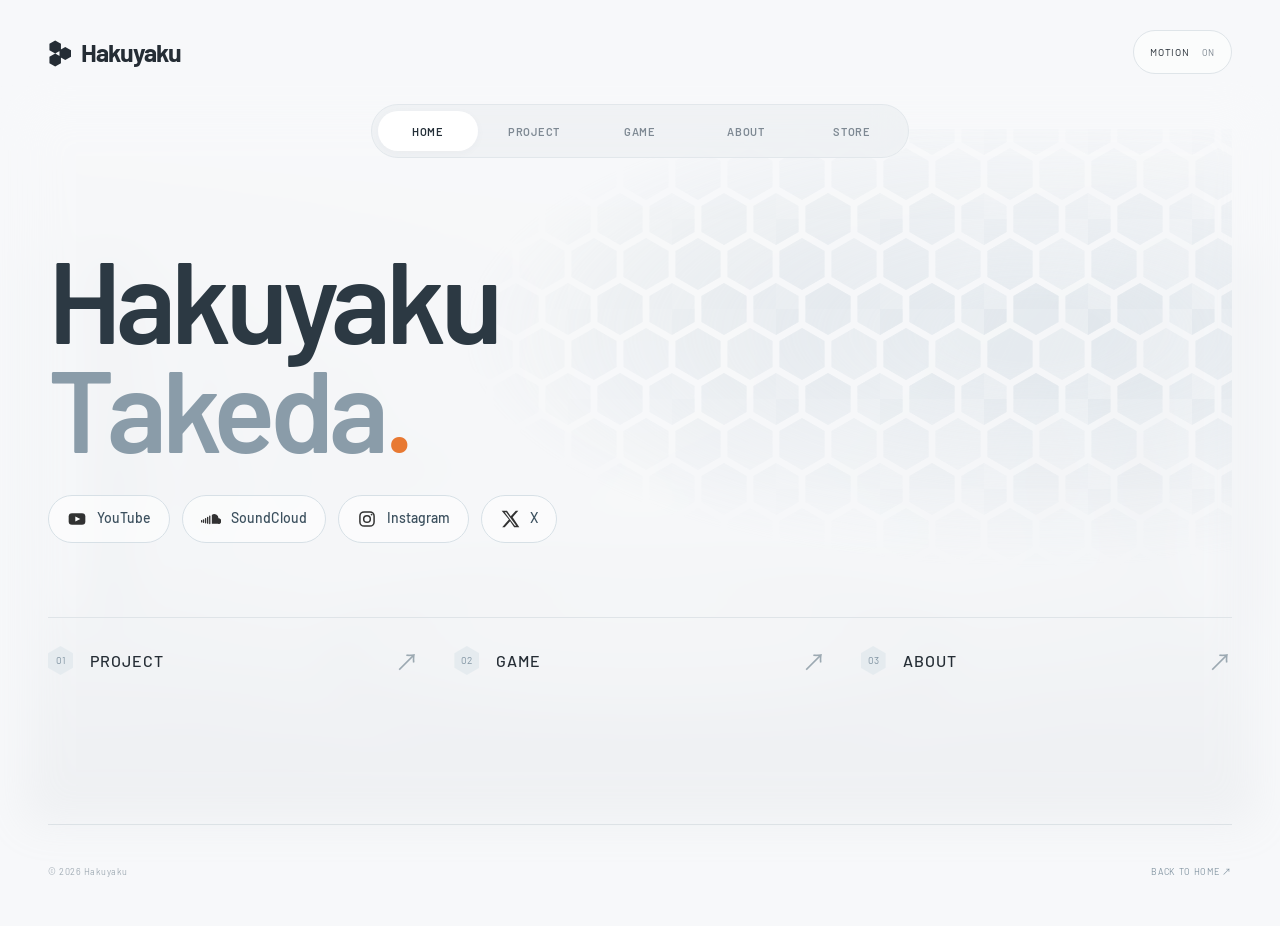
<file: index.html>
<!doctype html><html lang="ja"><head><meta charset="utf-8"><meta name="viewport" content="width=device-width,initial-scale=1"><meta name="theme-color" content="#f7f8fa"><title>Hakuyaku</title><meta name="description" content="竹田伯約の個人サイト。プロジェクト、ブラウザゲーム、プロフィール。"><link rel="stylesheet" href="style.css?v=center14"></head><body>
<a class="skip" href="#content">本文へ移動</a>
<div class="site-shell"><header class="system-header"><a href="#home" class="brand"><svg class="brand-mark" viewBox="0 0 32 38" aria-hidden="true"><path d="M10 1 18 5.5V14.5L10 19 2 14.5V5.5ZM24 10 32 14.5V23.5L24 28 16 23.5V14.5ZM10 19 18 23.5V32.5L10 37 2 32.5V23.5Z" fill="currentColor"/></svg>Hakuyaku</a><button id="motion-toggle" type="button" aria-pressed="true">MOTION <span>ON</span></button></header>
<div class="stage" id="stage"><div class="environment" aria-hidden="true"><svg viewBox="0 0 1440 850" preserveAspectRatio="xMidYMid slice"><defs><linearGradient id="sky" x2="0" y2="1"><stop stop-color="#fff"/><stop offset="1" stop-color="#adb6bc"/></linearGradient><linearGradient id="tower"><stop stop-color="#aebac1"/><stop offset=".3" stop-color="#f8fbfc"/><stop offset=".65" stop-color="#e9edf0"/><stop offset="1" stop-color="#939fa7"/></linearGradient><linearGradient id="floor" x2="0" y2="1"><stop stop-color="#eff3f4"/><stop offset="1" stop-color="#b3bbc0"/></linearGradient><filter id="soft"><feGaussianBlur stdDeviation="3"/></filter><radialGradient id="haze"><stop stop-color="white" stop-opacity=".9"/><stop offset="1" stop-color="white" stop-opacity="0"/></radialGradient></defs><rect width="1440" height="850" fill="url(#sky)"/><g filter="url(#soft)"><path d="M0 500L720 445 1440 500V850H0Z" fill="url(#floor)"/><g fill="url(#tower)"><path d="M0 190H110V600H0Z"/><path d="M158 255L213 250V532H158Z"/><path d="M256 324H308V525H256Z"/><path d="M352 280L388 290V508H352Z"/><path d="M443 348H472V490H443Z"/><path d="M513 375H538V480H513Z"/><path d="M1330 185H1440V612H1330Z"/><path d="M1227 252L1282 258V540H1227Z"/><path d="M1132 325H1184V525H1132Z"/><path d="M1052 282L1088 292V511H1052Z"/><path d="M968 350H997V493H968Z"/><path d="M902 375H927V482H902Z"/></g><g stroke="#f9fbfc" stroke-width="7" opacity=".7"><path d="M79 200V590M193 260V530M286 328V519M375 300V500M1360 200V602M1247 260V530M1154 328V519M1065 300V500"/></g><g fill="none" stroke="#929da4" opacity=".4"><ellipse cx="720" cy="650" rx="350" ry="108" stroke-width="27"/><ellipse cx="720" cy="650" rx="272" ry="75" stroke-width="9"/><path d="M0 850L650 455M1440 850L790 455M220 850L685 455M1220 850L755 455M0 740H1440M0 600H1440" stroke-width="3"/></g></g><ellipse cx="720" cy="355" rx="800" ry="470" fill="url(#haze)"/></svg></div>
<div class="honeycomb-field" aria-hidden="true"></div><div class="stage-grain" aria-hidden="true"></div><nav class="navigation" aria-label="メインメニュー"><a href="#home" data-view="home">HOME</a><a href="#project" data-view="project">PROJECT</a><a href="#game" data-view="game">GAME</a><a href="#about" data-view="about">ABOUT</a><a href="#store" data-view="store">STORE</a></nav>
<main id="content" tabindex="-1"><section class="view view-home active" data-page="home" aria-labelledby="home-title"><div class="home-heading"><h1 id="home-title">Hakuyaku<br><span>Takeda<span class="accent-dot">.</span></span></h1><div id="home-socials" class="profile-socials home-socials" data-social-links aria-label="SNS・音楽サービス"></div></div><div class="home-destinations"><button data-go="project"><span class="destination-number">01</span><strong>PROJECT</strong><span class="destination-arrow">↗</span></button><button data-go="game"><span class="destination-number">02</span><strong>GAME</strong><span class="destination-arrow">↗</span></button><button data-go="about"><span class="destination-number">03</span><strong>ABOUT</strong><span class="destination-arrow">↗</span></button></div></section><section class="view" data-page="project" aria-labelledby="project-title" hidden><div class="scene-label"><span>01 — PROJECT</span></div><div class="hub-layout project-layout"><div class="hub-heading"><h2 id="project-title">PROJECT</h2></div><div><div id="project-empty" class="project-placeholder"><span class="project-status">準備中</span></div><div id="project-list" class="project-list"></div></div></div></section><section class="view" data-page="game" aria-labelledby="game-title" hidden><div class="scene-label"><span>02 — GAME</span></div><div class="hub-layout"><div class="hub-heading"><h2 id="game-title">GAME</h2><span class="hub-counter"><b id="game-count">00</b> TITLES</span></div><div id="game-list" class="game-list"><article class="panel game-empty"><span class="panel-code">GAME LIBRARY / STANDBY</span><div class="game-signal" aria-hidden="true"><div class="signal-ring"></div><i></i><i></i><i></i><span>NO CARTRIDGE</span></div><h3>ゲームは準備中です。</h3><p>カセットを選んで、<br>ブラウザで遊びに行く。</p><span class="panel-bottom">AWAITING FIRST RELEASE.</span></article></div></div></section><section class="view" data-page="about" aria-labelledby="about-title" hidden><div class="scene-label"><span>03 — ABOUT</span></div><div class="profile-layout"><div class="profile-portrait"><img id="profile-avatar" src="./assets/profile-avatar.jpg" alt="竹田伯約のプロフィールアイコン" width="320" height="320"></div><div class="profile-copy"><h2 id="about-title">竹田 伯約</h2><div id="profile-socials" class="profile-socials" data-social-links aria-label="SNS・音楽サービス"></div></div></div></section><section class="view" data-page="store" aria-labelledby="store-title" hidden><div class="scene-label"><span>04 — STORE</span></div><div class="hub-layout project-layout"><div class="hub-heading"><h2 id="store-title">STORE</h2></div><div><div class="project-placeholder"><span class="project-status">準備中</span></div></div></div></section></main>
<div class="flash-transition" aria-hidden="true"><div class="flash-bands"><i></i><i></i><i></i></div><div class="section-transfer"><span id="transfer-label">HOME</span><i></i></div><svg id="motion-wires" class="motion-wires" preserveAspectRatio="none"></svg><span class="transfer-line"></span><span class="transfer-dot"></span></div><div class="stage-footer"><span id="scene-status" role="status">00 / INDEX</span></div></div>
<footer class="site-footer"><span>© <span id="year">2026</span> Hakuyaku</span><button id="replay" type="button">BACK TO HOME ↗</button></footer></div>
<div id="access-overlay" class="access-overlay" role="status" aria-live="polite"><div class="entry-shutter" aria-hidden="true"></div><div class="access-message"><strong>- ACCESS -</strong><span class="access-rule" aria-hidden="true"></span></div></div><script src="content.js"></script><script src="app.js?v=center14"></script></body></html>
</file>
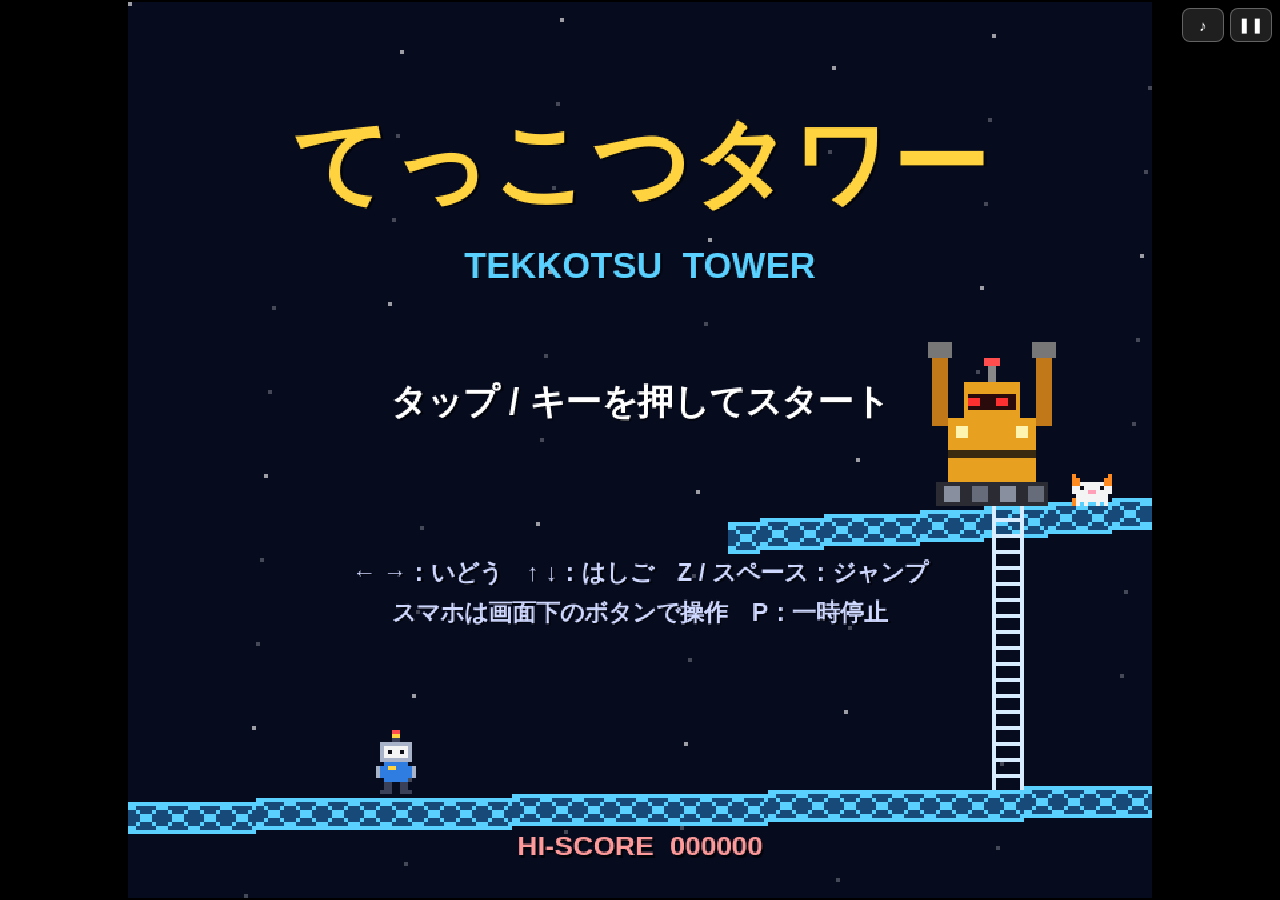
<file: game/tower/index.html>
<!DOCTYPE html>
<html lang="ja">
<head>
<meta charset="utf-8">
<meta name="viewport" content="width=device-width,initial-scale=1,maximum-scale=1,user-scalable=no,viewport-fit=cover">
<title>てっこつタワー</title>
<style>
html,body{margin:0;height:100%;background:#000;overflow:hidden;touch-action:none;-webkit-user-select:none;user-select:none;-webkit-touch-callout:none;-webkit-tap-highlight-color:transparent}
body{display:flex;flex-direction:column;align-items:center;justify-content:center;font-family:sans-serif;color:#fff;padding:env(safe-area-inset-top) env(safe-area-inset-right) env(safe-area-inset-bottom) env(safe-area-inset-left);box-sizing:border-box}
#game{display:block;image-rendering:pixelated;image-rendering:crisp-edges;background:#000}
#top{position:fixed;top:calc(8px + env(safe-area-inset-top));right:calc(8px + env(safe-area-inset-right));display:flex;gap:6px;z-index:5}
#top button{background:rgba(255,255,255,.12);color:#fff;border:1px solid rgba(255,255,255,.3);border-radius:8px;font-size:15px;width:42px;height:34px;padding:0}
#controls{display:none;width:100%;max-width:520px;justify-content:space-between;align-items:center;padding:12px 22px;box-sizing:border-box}
.touch #controls{display:flex}
#pad{position:relative;width:156px;height:156px;border-radius:50%;background:rgba(255,255,255,.07);touch-action:none;flex:none}
#pad .k{position:absolute;width:52px;height:52px;background:rgba(255,255,255,.16);border-radius:12px;display:flex;align-items:center;justify-content:center;font-size:22px;color:#fff;pointer-events:none}
#pad .k.on{background:rgba(255,210,63,.65)}
#kU{left:52px;top:0}#kD{left:52px;bottom:0}#kL{left:0;top:52px}#kR{right:0;top:52px}
#btnA{width:100px;height:100px;border-radius:50%;background:rgba(255,77,77,.5);display:flex;align-items:center;justify-content:center;font-weight:bold;font-size:17px;touch-action:none;border:3px solid rgba(255,255,255,.35);flex:none}
#btnA.on{background:rgba(255,77,77,.9)}
@media (orientation:landscape){
 .touch #controls{position:fixed;left:0;right:0;bottom:0;top:0;max-width:none;pointer-events:none;padding:0 calc(14px + env(safe-area-inset-right)) 0 calc(14px + env(safe-area-inset-left));align-items:flex-end;padding-bottom:18px}
 .touch #pad,.touch #btnA{pointer-events:auto}
 .touch #pad{opacity:.85}
}
</style>
</head>
<body>
<canvas id="game"></canvas>
<div id="top"><button id="bMute" aria-label="音">♪</button><button id="bPause" aria-label="一時停止">❚❚</button></div>
<div id="controls">
 <div id="pad"><div class="k" id="kU">▲</div><div class="k" id="kD">▼</div><div class="k" id="kL">◀</div><div class="k" id="kR">▶</div></div>
 <div id="btnA">JUMP</div>
</div>
<script>
'use strict';
// =====================================================================
//  てっこつタワー  —  original single-screen climbing action game
// =====================================================================
const W=256,H=224,SC=3;
const $=id=>document.getElementById(id);
const cv=$('game');cv.width=W*SC;cv.height=H*SC;
const ctx=cv.getContext('2d');ctx.imageSmoothingEnabled=false;
const clamp=(v,a,b)=>v<a?a:v>b?b:v;

// ---------------------------------------------------------- sprites
const PAL={w:'#f4f4f4',k:'#101018',g:'#a8b2c8',d:'#3a4058',b:'#2f7de1',y:'#ffd23f',r:'#ff4d4d',o:'#ff8a1f',p:'#ff9fb8',n:'#8a5a2a',s:'#c0c8d8'};
function mk(rows){const h=rows.length,w=rows[0].length;const c=document.createElement('canvas');c.width=w;c.height=h;const x=c.getContext('2d');
 for(let j=0;j<h;j++)for(let i=0;i<w;i++){const col=PAL[rows[j][i]];if(col){x.fillStyle=col;x.fillRect(i,j,1,1);}}return c;}
const HEAD=['.....rr.....','.....yy.....','.....dd.....','..gggggggg..','..gwwwwwwg..','..gwkwwkwg..','..gwwwwwwg..','..gggggggg..'];
const HEADB=['.....rr.....','.....yy.....','.....dd.....','..gggggggg..','..gggggggg..','..gddddddg..','..gggggggg..','..gggggggg..'];
const HEADX=['.....rr.....','.....yy.....','.....dd.....','..gggggggg..','..gkwwwwkg..','..gwkwwkwg..','..gkwwwwkg..','..gggggggg..'];
const BODY=['...bbbbbb...','.gbbyybbbbg.','.gbbbbbbbbg.','.gbbbbbbbbg.','...bbbbbb...'];
const LEGS={stand:['...dd..dd...','...dd..dd...','..ddd..ddd..'],w1:['...dd...dd..','..dd.....dd.','..dd.....dd.'],w2:['....dddd....','....dd.d....','...ddd.dd...'],jump:['..dd....dd..','..dd....dd..','............'],climb:['...dd..dd...','...dd..dd...','..ddd.......']};
const SPR={
 stand:mk([...HEAD,...BODY,...LEGS.stand]),w1:mk([...HEAD,...BODY,...LEGS.w1]),w2:mk([...HEAD,...BODY,...LEGS.w2]),
 jump:mk([...HEAD,...BODY,...LEGS.jump]),climb:mk([...HEADB,...BODY,...LEGS.climb]),dead:mk([...HEADX,...BODY,...LEGS.stand]),
 cat:mk(['o........o','oo......oo','oowwwwwwoo','wwkwwwwkww','wwwwppwwww','.wwwwwwww.','.wwwwwwwwo','.w.w..w.wo']),
 fire1:mk(['..o..o..','.oyo.oo.','.oyyoyo.','oyyyyyyo','oykyykyo','oyyyyyyo','.oyyyyo.','..oooo..']),
 fire2:mk(['.o..o...','.oo.oyo.','oyyoyyo.','oyyyyyyo','oykyykyo','oyyyyyyo','.oyyyyo.','..oooo..']),
 wrench:mk(['.gg..gg.','.g....g.','.gg..gg.','..gggg..','...gg...','...gg...','...gg...','...gg...']),
 bag:mk(['..kkkk..','..k..k..','rrrrrrrr','rryyyyrr','rrrrrrrr','rrrrrrrr','rrrrrrrr']),
 bolt:mk(['..yyyy..','.yyyyyy.','yyykkyyy','yykkkkyy','yykkkkyy','yyykkyyy','.yyyyyy.','..yyyy..']),
 box:mk(['nnnnnnnn','nyyyyyyn','nynnnnyn','nnynnynn','nnnyynnn','nnynnynn','nynnnnyn','nnnnnnnn']),
 springO:mk(['gggggggggg','..k....k..','..gggggg..','...k..k...','..gggggg..','..k....k..','gggggggggg','gggggggggg']),
 springC:mk(['..........','..........','gggggggggg','..k....k..','..gggggg..','..k....k..','gggggggggg','gggggggggg']),
 heart:mk(['.rr.rr.','rrrrrrr','rrrrrrr','.rrrrr.','..rrr..','...r...']),
 life:mk(['..rr..','gggggg','gkwwkg','gggggg','.bbbb.','.b..b.'])
};
function gearFrame(rot){const c=document.createElement('canvas');c.width=c.height=11;const x=c.getContext('2d');
 for(let j=0;j<11;j++)for(let i=0;i<11;i++){const dx=i-5,dy=j-5,d=Math.hypot(dx,dy);let a=Math.atan2(dy,dx)+rot;let col=null;
  if(d<=1.3)col='#2a1a08';else if(d<=3.7)col=d<2.4?'#7a5424':'#d8963e';else if(d<=5.4){const P3=Math.PI/3;const m=((a%P3)+P3)%P3;if(m<Math.PI/6)col='#d8963e';}
  if(col){x.fillStyle=col;x.fillRect(i,j,1,1);}}return c;}
const GEAR=[0,1,2,3].map(i=>gearFrame(i*Math.PI/12));

function R(x,y,w,h,c){ctx.fillStyle=c;ctx.fillRect(Math.round(x),Math.round(y),w,h);}
function spr(img,x,y,flip){x=Math.round(x);y=Math.round(y);if(flip){ctx.save();ctx.translate(x+img.width,y);ctx.scale(-1,1);ctx.drawImage(img,0,0);ctx.restore();}else ctx.drawImage(img,x,y);}
const FONT='"Hiragino Kaku Gothic ProN","Hiragino Sans","Noto Sans JP","Yu Gothic","Meiryo",sans-serif';
function T(s,x,y,c,size,align){ctx.font=`bold ${size||8}px ${FONT}`;ctx.textAlign=align||'left';ctx.textBaseline='top';ctx.fillStyle='rgba(0,0,0,.6)';ctx.fillText(s,x+0.5,y+0.5);ctx.fillStyle=c||'#fff';ctx.fillText(s,x,y);}

// ---------------------------------------------------------- audio
let AC=null,master=null,musG=null,sfxG=null,noiseBuf=null,muted=false;
try{muted=localStorage.getItem('tekkotsu_mute')==='1';}catch(e){}
function initAudio(){
 if(AC){if(AC.state==='suspended')AC.resume().catch(()=>{});return;}
 try{AC=new (window.AudioContext||window.webkitAudioContext)();}catch(e){AC=null;return;}
 master=AC.createGain();master.gain.value=muted?0:0.5;master.connect(AC.destination);
 musG=AC.createGain();musG.gain.value=0.33;musG.connect(master);
 sfxG=AC.createGain();sfxG.gain.value=0.6;sfxG.connect(master);
 noiseBuf=AC.createBuffer(1,AC.sampleRate,AC.sampleRate);const d=noiseBuf.getChannelData(0);for(let i=0;i<d.length;i++)d[i]=Math.random()*2-1;
 if(song)nextT=AC.currentTime+0.05;
}
function tone(type,f,t,dur,vol,dest,slide){const o=AC.createOscillator(),g=AC.createGain();o.type=type;o.frequency.setValueAtTime(f,t);
 if(slide)o.frequency.exponentialRampToValueAtTime(slide,t+dur);g.gain.setValueAtTime(vol,t);g.gain.exponentialRampToValueAtTime(0.0008,t+dur);
 o.connect(g);g.connect(dest);o.start(t);o.stop(t+dur+0.03);}
function noise(t,dur,vol,dest){const s=AC.createBufferSource(),g=AC.createGain();s.buffer=noiseBuf;g.gain.setValueAtTime(vol,t);g.gain.exponentialRampToValueAtTime(0.0008,t+dur);s.connect(g);g.connect(dest||sfxG);s.start(t);s.stop(t+dur+0.03);}
const mtof=n=>440*Math.pow(2,(n-69)/12);
const SONG={
 title:{bpm:150,loop:true,lead:[60,64,67,72,71,67,64,67,69,72,76,72,74,0,0,0,65,69,72,77,76,72,69,72,71,67,74,71,72,0,0,0],bass:[48,0,55,0,52,0,55,0,45,0,52,0,43,0,50,0,41,0,48,0,45,0,48,0,43,0,50,0,48,0,36,0]},
 s1:{bpm:168,loop:true,drum:true,lead:[60,63,67,63,65,63,60,0,58,62,65,62,63,62,58,0,60,63,67,72,70,67,65,63,62,65,63,62,60,0,55,0],bass:[36,0,43,0,36,0,43,0,34,0,41,0,34,0,41,0,32,0,39,0,32,0,39,0,31,0,38,0,31,0,43,0]},
 s2:{bpm:176,loop:true,drum:true,lead:[67,0,72,71,69,67,64,0,65,0,69,67,65,64,62,0,64,67,72,74,76,74,72,67,69,71,72,69,67,0,0,0],bass:[48,55,48,55,45,52,45,52,41,48,41,48,43,50,43,50,48,55,48,55,45,52,45,52,41,48,43,50,48,0,43,0]},
 s3:{bpm:150,loop:true,drum:true,lead:[69,72,76,72,74,72,69,0,67,71,74,71,72,71,67,0,65,69,72,69,71,69,65,64,64,68,71,74,76,0,0,0],bass:[45,0,52,0,43,0,50,0,41,0,48,0,40,0,47,0,38,0,45,0,40,0,47,0,40,0,44,0,45,0,40,0]},
 s4:{bpm:184,loop:true,drum:true,lead:[62,62,69,62,72,62,69,62,60,60,67,60,70,60,67,60,58,58,65,58,69,58,65,58,57,61,64,67,69,0,61,0],bass:[38,50,38,50,38,50,38,50,36,48,36,48,36,48,36,48,34,46,34,46,34,46,34,46,33,45,33,45,33,45,33,45]},
 hammer:{bpm:210,loop:true,drum:true,lead:[72,76,79,76,72,76,79,84,74,77,81,77,74,77,81,86],bass:[48,0,55,0,48,0,55,0,50,0,57,0,50,0,57,0]},
 start:{bpm:240,loop:false,lead:[60,64,67,72,0,67,72,0,0],bass:[48,0,0,0,43,0,48,0,0]},
 clear:{bpm:260,loop:false,lead:[67,72,76,79,0,76,79,84,0,0,0],bass:[48,0,52,0,55,0,48,0,0,0,0]},
 over:{bpm:150,loop:false,lead:[64,0,60,0,57,0,55,52,0,0,0,0],bass:[40,0,36,0,33,0,31,28,0,0,0,0]},
 ending:{bpm:176,loop:true,lead:[72,0,76,79,84,0,79,76,77,0,81,84,89,0,0,0,84,83,81,79,77,76,74,72,74,79,77,74,72,0,0,0],bass:[48,55,52,55,48,55,52,55,53,57,60,57,53,57,60,57,45,52,48,52,43,50,47,50,43,50,47,43,48,0,36,0]}
};
let song=null,mstep=0,nextT=0;
function playSong(s){song=s;mstep=0;if(AC)nextT=AC.currentTime+0.06;}
function stopMusic(){song=null;}
setInterval(()=>{
 if(!AC||!song||paused)return;
 if(nextT<AC.currentTime-0.25)nextT=AC.currentTime+0.02;
 const sd=60/song.bpm/2;
 while(song&&nextT<AC.currentTime+0.12){
  const i=mstep%song.lead.length,n=song.lead[i],b=song.bass[i%song.bass.length];
  if(n>0)tone('square',mtof(n),nextT,sd*0.85,0.11,musG);
  if(b>0)tone('triangle',mtof(b),nextT,sd*0.95,0.28,musG);
  if(song.drum){if(i%4===0)tone('triangle',150,nextT,0.08,0.3,musG,40);else if(i%4===2)noise(nextT,0.05,0.12,musG);}
  nextT+=sd;mstep++;
  if(!song.loop&&mstep>=song.lead.length)song=null;
 }
},25);
function sfx(n){if(!AC||muted)return;const t=AC.currentTime;switch(n){
 case'jump':tone('square',260,t,0.16,0.12,sfxG,780);break;
 case'step':tone('square',120+Math.random()*30,t,0.025,0.035,sfxG);break;
 case'score':tone('square',988,t,0.06,0.1,sfxG);tone('square',1319,t+0.06,0.1,0.1,sfxG);break;
 case'smash':noise(t,0.18,0.3);tone('square',220,t,0.15,0.12,sfxG,60);break;
 case'die':[784,740,698,659,622,587,554,523].forEach((f,i)=>tone('square',f*0.75,t+i*0.09,0.09,0.12,sfxG));tone('triangle',220,t+0.8,0.5,0.3,sfxG,50);break;
 case'bolt':tone('square',1400,t,0.05,0.1,sfxG);tone('square',700,t+0.05,0.08,0.1,sfxG);noise(t+0.02,0.08,0.15);break;
 case'pick':[523,659,784,1047].forEach((f,i)=>tone('square',f,t+i*0.05,0.06,0.1,sfxG));break;
 case'spring':tone('triangle',300,t,0.1,0.14,sfxG,700);break;
 case'tick':tone('square',1760,t,0.025,0.05,sfxG);break;
 case'1up':[784,988,1175,1568,1976].forEach((f,i)=>tone('square',f,t+i*0.07,0.08,0.1,sfxG));break;
 case'warn':tone('square',440,t,0.08,0.07,sfxG);break;
 case'throw':tone('sawtooth',140,t,0.12,0.07,sfxG,60);break;
 case'crash':noise(t,0.6,0.4);tone('triangle',120,t,0.6,0.35,sfxG,30);break;
}}

// ---------------------------------------------------------- input
const K={l:0,r:0,u:0,d:0,j:0};let jumpEdge=false,anyEdge=false;
const KEYMAP={ArrowLeft:'l',KeyA:'l',ArrowRight:'r',KeyD:'r',ArrowUp:'u',KeyW:'u',ArrowDown:'d',KeyS:'d',Space:'j',KeyZ:'j',KeyX:'j'};
addEventListener('keydown',e=>{
 initAudio();
 if(e.code==='KeyP'||e.code==='Escape'){togglePause();return;}
 if(e.code==='KeyM'){toggleMute();return;}
 const k=KEYMAP[e.code];if(k){if(k==='j'&&!K.j)jumpEdge=true;K[k]=1;e.preventDefault();}
 if(!e.repeat)anyEdge=true;
});
addEventListener('keyup',e=>{const k=KEYMAP[e.code];if(k)K[k]=0;});
addEventListener('blur',()=>{K.l=K.r=K.u=K.d=K.j=0;});
const pad=$('pad'),btnA=$('btnA');let padId=null;
function updPad(){$('kU').classList.toggle('on',!!K.u);$('kD').classList.toggle('on',!!K.d);$('kL').classList.toggle('on',!!K.l);$('kR').classList.toggle('on',!!K.r);}
function padSet(e){const r=pad.getBoundingClientRect();const dx=e.clientX-(r.left+r.width/2),dy=e.clientY-(r.top+r.height/2);const dz=r.width*0.12;
 K.l=dx<-dz?1:0;K.r=dx>dz?1:0;K.u=dy<-dz?1:0;K.d=dy>dz?1:0;
 if(Math.abs(dx)>Math.abs(dy)*2.2){K.u=K.d=0;}if(Math.abs(dy)>Math.abs(dx)*2.2){K.l=K.r=0;}updPad();}
pad.addEventListener('pointerdown',e=>{e.preventDefault();initAudio();anyEdge=true;padId=e.pointerId;try{pad.setPointerCapture(e.pointerId);}catch(_){}padSet(e);});
pad.addEventListener('pointermove',e=>{if(e.pointerId===padId)padSet(e);});
const padEnd=e=>{if(e.pointerId===padId){padId=null;K.l=K.r=K.u=K.d=0;updPad();}};
pad.addEventListener('pointerup',padEnd);pad.addEventListener('pointercancel',padEnd);
btnA.addEventListener('pointerdown',e=>{e.preventDefault();initAudio();anyEdge=true;if(!K.j)jumpEdge=true;K.j=1;btnA.classList.add('on');try{btnA.setPointerCapture(e.pointerId);}catch(_){}});
const aEnd=()=>{K.j=0;btnA.classList.remove('on');};
btnA.addEventListener('pointerup',aEnd);btnA.addEventListener('pointercancel',aEnd);
cv.addEventListener('pointerdown',e=>{e.preventDefault();initAudio();anyEdge=true;if(e.pointerType==='touch')setTouch();});
addEventListener('touchstart',()=>setTouch(),{passive:true});
document.addEventListener('contextmenu',e=>e.preventDefault());
function setTouch(){if(!document.body.classList.contains('touch')){document.body.classList.add('touch');resize();}}
if(('ontouchstart' in window)||navigator.maxTouchPoints>0)document.body.classList.add('touch');
let paused=false;
function togglePause(){if(mode==='play'||paused){paused=!paused;$('bPause').textContent=paused?'▶':'❚❚';}}
function toggleMute(){muted=!muted;if(master)master.gain.value=muted?0:0.5;$('bMute').textContent=muted?'×':'♪';try{localStorage.setItem('tekkotsu_mute',muted?'1':'0');}catch(e){}}
$('bMute').textContent=muted?'×':'♪';
$('bMute').addEventListener('click',e=>{e.stopPropagation();initAudio();toggleMute();});
$('bPause').addEventListener('click',e=>{e.stopPropagation();initAudio();togglePause();});
document.addEventListener('visibilitychange',()=>{if(document.hidden&&mode==='play'&&!paused)togglePause();});
function resize(){const touch=document.body.classList.contains('touch');const land=innerWidth>innerHeight;
 let aw=innerWidth,ah=innerHeight;if(touch&&!land)ah-=190;let s=Math.min(aw/W,ah/H);if(s>2)s=Math.floor(s*4)/4;
 cv.style.width=Math.floor(W*s)+'px';cv.style.height=Math.floor(H*s)+'px';}
addEventListener('resize',resize);resize();

// ---------------------------------------------------------- level helpers
function gd(x1,y1,x2,y2,o){return Object.assign({x1,y1,x2,y2,kind:'girder',alive:true},o||{});}
function ld(x,lo,up){return{x,lo,up};}
function surf(g,x){if(g.x2===g.x1)return g.y1;return g.y1+(g.y2-g.y1)*(x-g.x1)/(g.x2-g.x1);}
function onG(g,x){return g.alive!==false&&x>=g.x1&&x<=g.x2;}
const ladTop=L=>surf(L.up,L.x),ladBot=L=>surf(L.lo,L.x);
const downhill=g=>g.y2>g.y1?1:g.y2<g.y1?-1:0;
function mkFire(g,x,dir,spd){return{type:'fire',g,x,y:surf(g,x),dir,spd,st:'walk',cool:30,hop:0};}
const countFires=()=>ents.filter(e=>e.type==='fire'&&!e.dead).length;

// ---------------------------------------------------------- game state
let mode='title',mt=0,fr=0,score=0,hi=0,lives=3,stageNo=0,loop=0,extraGiven=false,SPD=1;
try{hi=parseInt(localStorage.getItem('tekkotsu_hi')||'0',10)||0;}catch(e){}
let lv=null,P=null,ents=[],items=[],pops=[],parts=[],bonus=0,bonusT=0;
function saveHi(){if(score>hi)hi=score;try{localStorage.setItem('tekkotsu_hi',String(hi));}catch(e){}}
function addScore(n,x,y){score+=n;if(x>=0)pops.push({x,y,t:0,s:String(n)});if(score>hi)hi=score;
 if(!extraGiven&&score>=20000){extraGiven=true;lives++;sfx('1up');pops.push({x:P?P.x:128,y:P?P.y-10:100,t:0,s:'1UP!'});}}
function puff(x,y){parts.push({x,y,t:0});}

// ============================================================ STAGES
const STAGE_INFO=[['鉄骨ゾーン','25m'],['コンベア工場','50m'],['エレベーター坑','75m'],['ボルトの屋上','100m']];

// ---- 1F: rolling gears
function S1(){
 const G=[gd(0,216,256,210),gd(0,178,232,186),gd(24,150,256,142),gd(0,114,232,122),gd(24,90,256,82),gd(0,56,176,56),gd(88,30,136,30,{goal:true})];
 const L=[ld(200,G[0],G[1]),ld(56,G[0],G[1]),ld(48,G[1],G[2]),ld(136,G[1],G[2]),ld(88,G[2],G[3]),ld(200,G[2],G[3]),ld(40,G[3],G[4]),ld(152,G[3],G[4]),ld(64,G[4],G[5]),ld(160,G[4],G[5]),ld(120,G[5],G[6])];
 return{n:0,G,L,col:{bg:'#0a0f2a',main:'#5ad0ff',dark:'#174a78',lad:'#d8ecff'},start:{x:40,g:G[0]},cat:{x:104,y:30},
  boss:{x:6,y:56,arm:0,t:90},flame:0,song:SONG.s1,bonus:5000,
  items:[{type:'wrench',x:22,y:surf(G[1],22)-20},{type:'wrench',x:226,y:surf(G[4],226)-20}],
  init(){},
  update(){const b=this.boss;if(--b.t===28)b.arm=1;
   if(b.t<=0){b.arm=0;sfx('throw');ents.push({type:'gear',x:46,y:56,g:G[5],dir:1,st:'roll',vy:0,vx:0,rot:0,spd:0.95*SPD});b.t=Math.floor((120+Math.random()*100)/SPD);}
   if(this.flame>0)this.flame--;},
  furnace(){this.flame=40;if(countFires()<2+loop){const f=mkFire(G[0],18,1,0.45*SPD);f.hop=24;ents.push(f);}},
  deco(b){const y=216;b.fillStyle='#3a3f50';b.fillRect(1,y-15,14,15);b.fillStyle='#ffb040';b.fillRect(1,y-12,14,2);b.fillRect(1,y-6,14,2);b.fillStyle='#222';b.fillRect(4,y-10,8,3);},
  drawDyn(){const big=this.flame>0;const h=big?8:4;const c=(fr>>2)%2?'#ff8a1f':'#ffd23f';R(3,216-15-h+((fr>>1)%2),10,h,c);R(5,216-15-h-2,6,2,big?'#ffd23f':c);
   if(this.boss.arm)spr(GEAR[0],this.boss.x+11,this.boss.y-53);}
 };
}

// ---- 2F: conveyors & crates
function S2(){
 const F0=gd(0,216,256,216),A1=gd(16,176,112,176,{kind:'belt',belt:0.5}),B1=gd(144,176,240,176,{kind:'belt',belt:-0.5}),
  F2=gd(8,136,248,136,{kind:'belt',belt:0.5}),A3=gd(16,96,112,96,{kind:'belt',belt:-0.5}),B3=gd(144,96,240,96,{kind:'belt',belt:0.5}),
  F4=gd(0,56,176,56),F5=gd(96,28,152,28,{goal:true});
 const G=[F0,A1,B1,F2,A3,B3,F4,F5];
 const L=[ld(24,F0,A1),ld(232,F0,B1),ld(100,A1,F2),ld(156,B1,F2),ld(24,F2,A3),ld(232,F2,B3),ld(104,A3,F4),ld(152,B3,F4),ld(128,F4,F5)];
 const SP=[A1,B1,A3,B3];const upX=g=>g.belt>0?g.x1+4:g.x2-4;
 return{n:1,G,L,col:{bg:'#1c1209',main:'#ffb040',dark:'#5a3410',lad:'#ffe8c0'},start:{x:40,g:F0},cat:{x:124,y:28},
  boss:{x:6,y:56,arm:0},rt:0,bt:60,ft:0,armT:0,song:SONG.s2,bonus:5000,
  items:[{type:'wrench',x:64,y:176-20},{type:'wrench',x:200,y:96-20}],
  init(){ents.push(mkFire(F2,128,1,0.4*SPD));},
  update(){if(++this.rt%240===0)F2.belt*=-1;
   if(--this.bt<=0){const sp=SP[(Math.random()*4)|0];ents.push({type:'box',x:upX(sp),y:sp.y1,g:sp,st:'ride',vy:0,spd:0.8*SPD});
    this.bt=Math.floor((70+Math.random()*70)/SPD);this.boss.arm=1;this.armT=16;}
   if(this.armT>0&&--this.armT===0)this.boss.arm=0;
   if(++this.ft%360===0&&countFires()<2+loop){ents.push(mkFire(F2,128,Math.random()<.5?1:-1,0.4*SPD));}},
  deco(b){for(const g of SP){const x=upX(g);b.fillStyle='#55555f';b.fillRect(x-5,g.y1-34,10,22);b.fillStyle='#888';b.fillRect(x-6,g.y1-14,12,3);b.fillStyle='#2a2a30';b.fillRect(x-3,g.y1-12,6,1);}
   b.fillStyle='#3a2a1a';b.fillRect(116,204,24,12);b.fillStyle='#aa7744';b.fillRect(114,203,28,2);
   b.fillStyle='#555';b.fillRect(122,126,12,10);b.fillStyle='#ff8a1f';b.fillRect(125,129,6,3);},
  drawDyn(){}
 };
}

// ---- 3F: elevators & springs
function S3(){
 const S0=gd(0,216,56,216),S3_=gd(0,152,56,152),S4_=gd(0,88,56,88),S1_=gd(96,184,144,184),S2_=gd(96,120,144,120),
  S5=gd(184,168,256,168),S6=gd(184,104,256,104),TT=gd(0,48,56,48),T2=gd(92,64,240,64),GL=gd(104,32,152,32,{goal:true});
 const EV=[];for(let i=0;i<4;i++)EV.push(gd(64,232-i*48,88,232-i*48,{kind:'elev',vy:-0.5}));
 for(let i=0;i<3;i++)EV.push(gd(152,88+i*48,176,88+i*48,{kind:'elev',vy:0.6}));
 const G=[S0,S3_,S4_,S1_,S2_,S5,S6,TT,T2,GL,...EV];
 const L=[ld(24,S0,S3_),ld(112,S1_,S2_),ld(248,S5,S6),ld(224,S6,T2),ld(128,T2,GL)];
 return{n:2,G,L,col:{bg:'#140a24',main:'#b48cff',dark:'#3c2468',lad:'#ecdcff'},start:{x:24,g:S0},cat:{x:140,y:32},
  boss:{x:14,y:48,arm:0,t:80},song:SONG.s3,bonus:5000,
  items:[{type:'bag',x:44,y:152-8,pts:300},{type:'bag',x:20,y:88-8,pts:800},{type:'bag',x:208,y:168-8,pts:500}],
  init(){ents.push(mkFire(S2_,104,1,0.38*SPD));if(loop>0)ents.push(mkFire(S6,200,1,0.38*SPD));},
  update(){const es=Math.min(SPD,1.3);
   for(const e of EV){e.y1+=e.vy*es;e.y2=e.y1;if(e.vy<0&&e.y1<40){e.y1+=192;e.y2=e.y1;}if(e.vy>0&&e.y1>232){e.y1-=144;e.y2=e.y1;}}
   if(P.state==='ground'&&P.g&&P.g.kind==='elev'){const g=P.g;if((g.vy<0&&g.y1<50)||(g.vy>0&&g.y1>222)){kill();return;}}
   const b=this.boss;if(--b.t===20)b.arm=1;
   if(b.t<=0){b.arm=0;sfx('throw');ents.push({type:'spring',x:50,y:48,vx:1.2*SPD,vy:-2.4,st:'bounce'});b.t=Math.floor((140+Math.random()*80)/SPD);}},
  deco(b){b.fillStyle='#4a3a66';
   b.fillRect(67,36,1,190);b.fillRect(84,36,1,190);b.fillRect(155,80,1,146);b.fillRect(172,80,1,146);
   b.fillStyle='#6a5a88';b.fillRect(60,28,32,10);b.fillRect(148,72,32,10);
   b.fillStyle='#ffd23f';b.fillRect(64,31,4,4);b.fillRect(152,75,4,4);
   for(let x=56;x<256;x+=8){if(x>=184)break;b.fillStyle='#ff4d4d';b.fillRect(x+3,218,2,6);b.fillRect(x+1,221,6,3);}},
  drawDyn(){}
 };
}

// ---- 4F: bolts
function S4(){
 const G=[gd(0,216,256,216)];const floors=[];
 for(const fy of[180,144,108,72]){const a=gd(8,fy,56,fy),p1=gd(56,fy,64,fy,{kind:'plug'}),b=gd(64,fy,192,fy),p2=gd(192,fy,200,fy,{kind:'plug'}),c=gd(200,fy,248,fy);G.push(a,p1,b,p2,c);floors.push({a,b,c});}
 G.push(gd(96,36,160,36));
 const F=[{a:G[0],b:G[0],c:G[0]},...floors];
 const L=[ld(16,F[0].a,F[1].a),ld(128,F[0].b,F[1].b),ld(240,F[0].c,F[1].c),ld(32,F[1].a,F[2].a),ld(224,F[1].c,F[2].c),ld(100,F[1].b,F[2].b),
  ld(16,F[2].a,F[3].a),ld(128,F[2].b,F[3].b),ld(240,F[2].c,F[3].c),ld(32,F[3].a,F[4].a),ld(224,F[3].c,F[4].c)];
 const top=F[4].b;
 return{n:3,G,L,col:{bg:'#06201c',main:'#60f0a0',dark:'#145838',lad:'#d8ffe8'},start:{x:40,g:G[0]},cat:{x:128,y:36},
  boss:{x:110,y:72,arm:0,vx:0.4},ft:0,armT:0,song:SONG.s4,bonus:6000,
  items:[{type:'wrench',x:160,y:180-20},{type:'wrench',x:80,y:108-20}],
  init(){this.boss.vx=0.4*SPD;ents.push(mkFire(F[1].b,100,1,0.42*SPD));ents.push(mkFire(F[3].b,160,-1,0.42*SPD));},
  update(){const b=this.boss;b.x+=b.vx;if(b.x<72||b.x>152){b.vx*=-1;b.x=clamp(b.x,72,152);}b.look=b.vx>0?1:-1;
   if(++this.ft%Math.floor(300/SPD)===0&&countFires()<3+loop){ents.push(mkFire(top,b.x+16,b.vx>0?-1:1,0.42*SPD));b.arm=1;this.armT=20;}
   if(this.armT>0&&--this.armT===0)b.arm=0;},
  deco(){},drawDyn(){}
 };
}
const STAGES=[S1,S2,S3,S4];

// ---------------------------------------------------------- background
const bg=document.createElement('canvas');bg.width=W*SC;bg.height=H*SC;const bx=bg.getContext('2d');
function drawGirder(c,g,col){for(let x=g.x1;x<g.x2;x+=8){const w=Math.min(8,g.x2-x);const y=Math.round(surf(g,x+w/2));
 c.fillStyle=col.dark;c.fillRect(x,y,w,8);c.fillStyle=col.main;c.fillRect(x,y,w,1);c.fillRect(x,y+7,w,1);
 for(let i=0;i<w;i++){const k=Math.floor(i*6/8);c.fillRect(x+i,y+1+k,1,1);c.fillRect(x+i,y+6-k,1,1);}}}
function drawLadder(c,L,col){const t=Math.round(ladTop(L)),b=Math.round(ladBot(L));c.fillStyle=col;c.fillRect(L.x-4,t,1,b-t);c.fillRect(L.x+3,t,1,b-t);for(let y=t+3;y<b;y+=4)c.fillRect(L.x-4,y,8,1);}
function buildBG(){bx.setTransform(SC,0,0,SC,0,0);bx.imageSmoothingEnabled=false;const c=lv.col;bx.fillStyle=c.bg;bx.fillRect(0,0,W,H);
 let s=lv.n*977+13;const rnd=()=>{s=(s*16807)%2147483647;return s/2147483647;};
 for(let x=0;x<W;x+=14+((rnd()*18)|0)){const h=24+rnd()*70;bx.fillStyle='rgba(255,255,255,0.035)';bx.fillRect(x,H-h,12,h);
  bx.fillStyle='rgba(255,230,150,0.07)';for(let wy=H-h+4;wy<H-4;wy+=6)if(rnd()<.4)bx.fillRect(x+3,wy,2,2);}
 for(let i=0;i<50;i++){bx.fillStyle=rnd()<.5?'rgba(255,255,255,.4)':'rgba(255,255,255,.15)';bx.fillRect((rnd()*W)|0,(22+rnd()*(H-60))|0,1,1);}
 lv.deco(bx);
 for(const L of lv.L)drawLadder(bx,L,c.lad);
 for(const g of lv.G)if(g.kind==='girder')drawGirder(bx,g,c);}

// ---------------------------------------------------------- flow
function startGame(){score=0;lives=3;stageNo=0;loop=0;extraGiven=false;mode='story';mt=0;playSong(SONG.title);}
function beginStage(fresh){const old=lv;SPD=Math.min(1+0.15*loop,1.6);lv=STAGES[stageNo]();
 if(!fresh&&old&&old.n===lv.n)old.G.forEach((g,i)=>{if(g.kind==='plug')lv.G[i].alive=g.alive;});
 lv.plugsLeft=lv.G.filter(g=>g.kind==='plug'&&g.alive).length;
 buildBG();resetActors();mode='intro';mt=0;lv.quick=!fresh;stopMusic();if(fresh)playSong(SONG.start);}
function resetActors(){const s=lv.start;P={x:s.x,y:surf(s.g,s.x),g:s.g,state:'ground',dir:1,vx:0,vy:0,peak:0,anim:0,wrench:0,lad:null};
 ents=[];pops=[];parts=[];items=lv.items.map(o=>Object.assign({},o));bonus=lv.bonus;bonusT=0;lv.init();}
function kill(){if(mode!=='play')return;mode='dying';mt=0;P.state='dead';P.wrench=0;stopMusic();sfx('die');}
function stageClear(){mode='clear';mt=0;ents=[];P.wrench=0;stopMusic();playSong(SONG.clear);}
function startEnding(){mode='ending';mt=0;ents=[];P.wrench=0;stopMusic();sfx('crash');lv.boss.vy=-1.5;}
function removePlug(g){g.alive=false;lv.plugsLeft--;addScore(100,(g.x1+g.x2)/2,g.y1);sfx('bolt');puff((g.x1+g.x2)/2,g.y1+4);if(lv.plugsLeft<=0)startEnding();}

// ---------------------------------------------------------- player
const GRAV=0.15;
function support(x,y,pref){
 if(pref&&pref.alive!==false&&onG(pref,x)&&Math.abs(surf(pref,x)-y)<=4)return pref;
 let best=null,bd=4.01;for(const g of lv.G){if(g.alive===false||!onG(g,x))continue;const d=Math.abs(surf(g,x)-y);if(d<bd){bd=d;best=g;}}return best;}
function findLad(x,y,end){for(const L of lv.L){if(Math.abs(L.x-x)>4)continue;if(end==='bot'&&Math.abs(ladBot(L)-y)<=3)return L;if(end==='top'&&Math.abs(ladTop(L)-y)<=3)return L;}return null;}
function land(g){const p=P;p.g=g;if(p.y-p.peak>32){kill();return;}p.state='ground';p.vx=0;p.vy=0;}
function updPlayer(){const p=P;
 if(p.wrench>0){p.wrench--;if(p.wrench===0)playSong(lv.song);}
 const mv=(K.r?1:0)-(K.l?1:0);
 if(p.state==='ground'){
  if(jumpEdge&&!p.wrench){p.state='air';p.vy=-2.6;p.vx=mv*1.0;if(mv)p.dir=mv;p.peak=p.y;sfx('jump');return;}
  if(K.u&&!p.wrench){const L=findLad(p.x,p.y,'bot');if(L){p.state='climb';p.lad=L;p.x=L.x;return;}}
  if(K.d&&!p.wrench){const L=findLad(p.x,p.y,'top');if(L){p.state='climb';p.lad=L;p.x=L.x;p.y+=1;return;}}
  if(mv){p.dir=mv;p.x+=mv*(p.wrench?0.75:1.0);p.anim++;if(p.anim%10===0)sfx('step');}else p.anim=0;
  if(p.g&&p.g.belt)p.x+=p.g.belt;
  p.x=clamp(p.x,4,W-4);
  const s=support(p.x,p.y,p.g);
  if(s){if(p.g&&p.g.kind==='plug'&&s!==p.g&&p.g.alive)removePlug(p.g);p.g=s;p.y=surf(s,p.x);}
  else{p.state='air';p.vy=0.4;p.vx=mv*0.6;p.peak=p.y;p.g=null;}
 }else if(p.state==='air'){
  p.vy=Math.min(p.vy+GRAV,3.2);p.x=clamp(p.x+p.vx,4,W-4);const ny=p.y+p.vy;
  if(p.vy>0){for(const g of lv.G){if(g.alive===false||!onG(g,p.x))continue;const s=surf(g,p.x);if(p.y<=s+2.5&&ny>=s){p.y=s;land(g);return;}}}
  p.y=ny;if(p.y<p.peak)p.peak=p.y;if(p.y>H+20)kill();
 }else if(p.state==='climb'){
  const L=p.lad,t=ladTop(L),b=ladBot(L);
  if(K.u){p.y-=0.8;p.anim++;}else if(K.d){p.y+=0.8;p.anim++;}
  if(p.y<=t){p.y=t;p.state='ground';p.g=L.up;}else if(p.y>=b){p.y=b;p.state='ground';p.g=L.lo;}
 }}

// ---------------------------------------------------------- enemies
function updGear(e){e.rot+=e.dir;
 if(e.st==='roll'){const px=e.x;e.x+=e.dir*e.spd;
  if(!onG(e.g,e.x)){e.st='fall';e.vy=0;e.vx=e.dir*0.6;return;}
  e.y=surf(e.g,e.x);
  if(e.g===lv.G[0]&&e.x<=14){e.dead=true;lv.furnace();return;}
  for(const L of lv.L){if(L.up===e.g&&(px-L.x)*(e.x-L.x)<=0){const near=P.y>e.y&&Math.abs(P.x-L.x)<64;if(Math.random()<(near?0.45:0.18)){e.st='lad';e.lad=L;e.x=L.x;}break;}}
 }else if(e.st==='lad'){e.y+=1.2;const b=ladBot(e.lad);if(e.y>=b){e.y=b;e.g=e.lad.lo;e.st='roll';const d=downhill(e.g);if(d)e.dir=d;}}
 else{e.vy=Math.min(e.vy+0.15,3);const ny=e.y+e.vy;e.x+=e.vx;
  for(const g of lv.G){if(g===e.g||!onG(g,e.x))continue;const s=surf(g,e.x);if(e.y<=s+2&&ny>=s){e.y=s;e.g=g;e.st='roll';const d=downhill(g);if(d)e.dir=d;return;}}
  e.y=ny;if(e.y>H+16)e.dead=true;}}
function updFire(e){if(e.hop>0)e.hop--;
 if(e.g.alive===false){e.dead=true;puff(e.x,e.y-4);return;}
 if(e.st==='walk'){e.x+=e.dir*e.spd;
  if(e.x<e.g.x1+2||e.x>e.g.x2-2){const nx=e.x+e.dir*3;const n=support(nx,surf(e.g,clamp(e.x,e.g.x1,e.g.x2)),null);
   if(n&&n!==e.g)e.g=n;else{e.dir*=-1;e.x=clamp(e.x,e.g.x1+2,e.g.x2-2);}}
  e.y=surf(e.g,clamp(e.x,e.g.x1,e.g.x2));
  if(Math.random()<0.006)e.dir*=-1;
  if(e.g===P.g&&Math.random()<0.02)e.dir=P.x>e.x?1:-1;
  if(--e.cool<=0){for(const L of lv.L){if(L.up.goal)continue;if(Math.abs(L.x-e.x)<e.spd+0.1){const cu=L.lo===e.g,cd=L.up===e.g;
   if((cu||cd)&&Math.random()<0.55){let up=cu;if(cu&&cd)up=P.y<e.y;e.st='climb';e.lad=L;e.cd=up?-1:1;e.x=L.x;e.cool=80;break;}}}}
 }else{e.y+=e.cd*e.spd*0.8;const t=ladTop(e.lad),b=ladBot(e.lad);
  if(e.cd<0&&e.y<=t){e.y=t;e.g=e.lad.up;e.st='walk';e.dir=Math.random()<.5?1:-1;}
  else if(e.cd>0&&e.y>=b){e.y=b;e.g=e.lad.lo;e.st='walk';e.dir=Math.random()<.5?1:-1;}}}
function updBox(e){const d=Math.sign(e.g.belt);
 if(e.st==='ride'){e.x+=d*e.spd;if(!onG(e.g,e.x)){e.st='fall';e.vy=0;e.y0=e.y;}else e.y=e.g.y1;}
 else{e.vy+=0.2;e.y+=e.vy;e.x+=d*0.3;if(e.y>e.y0+14){e.dead=true;puff(e.x,e.y-4);}}}
function updSpring(e){if(e.st==='bounce'){e.vy+=0.15;e.x+=e.vx;e.y+=e.vy;
  if(e.vy>0&&e.y>=64&&e.y<=72&&e.x>=92&&e.x<=240){e.y=64;e.vy=-2.4;sfx('spring');}
  if(e.x>=243)e.st='drop';if(e.y>H+10)e.dead=true;}
 else{e.y+=2.6;if(e.y>H+10)e.dead=true;}}
function hit(a,b){return a.x<b.x+b.w&&a.x+a.w>b.x&&a.y<b.y+b.h&&a.y+a.h>b.y;}
function ebox(e){switch(e.type){case'gear':return{x:e.x-4,y:e.y-9,w:8,h:8};case'spring':return{x:e.x-4,y:e.y-7,w:8,h:6};default:return{x:e.x-3,y:e.y-7,w:6,h:6};}}
function hammerBox(){return Math.floor(fr/8)%2===0?{x:P.x-6,y:P.y-27,w:12,h:12}:{x:P.dir>0?P.x+3:P.x-15,y:P.y-13,w:12,h:12};}
function collide(){const pb={x:P.x-3,y:P.y-13,w:6,h:12};const hb=P.wrench>0?hammerBox():null;
 for(const e of ents){if(e.dead)continue;const eb=ebox(e);
  if(hb&&e.type!=='spring'&&hit(hb,eb)){e.dead=true;puff(e.x,e.y-4);addScore(e.type==='fire'?500:300,e.x,e.y);sfx('smash');continue;}
  if(hit(pb,eb)){kill();return;}
  if(P.state==='air'&&!e.jumped&&e.type!=='spring'&&Math.abs(e.x-P.x)<7&&P.y<eb.y&&eb.y-P.y<28){e.jumped=true;addScore(100,P.x,P.y);sfx('score');}}
 const b=lv.boss;if(lv.n===3&&hit(pb,{x:b.x+5,y:b.y-30,w:22,h:30}))kill();}

// ---------------------------------------------------------- update
function updPlay(){
 lv.update();if(mode!=='play')return;
 updPlayer();if(mode!=='play')return;
 for(const e of ents){if(e.dead)continue;if(e.type==='gear')updGear(e);else if(e.type==='fire')updFire(e);else if(e.type==='box')updBox(e);else updSpring(e);}
 ents=ents.filter(e=>!e.dead);
 collide();if(mode!=='play')return;
 if(P.state!=='climb'){const pb={x:P.x-4,y:P.y-15,w:8,h:15};for(const it of items){if(it.taken)continue;if(it.type==='wrench'&&P.wrench>0)continue;
  if(hit(pb,{x:it.x-4,y:it.y-4,w:8,h:8})){it.taken=true;sfx('pick');if(it.type==='wrench'){P.wrench=600;playSong(SONG.hammer);}else addScore(it.pts||300,it.x,it.y);}}}
 if(++bonusT%120===0){bonus-=100;if(bonus<=1000&&bonus>0)sfx('warn');if(bonus<=0){bonus=0;kill();return;}}
 if(lv.n<3&&P.state==='ground'&&P.g&&P.g.goal)stageClear();}
function updClear(){const b=lv.boss;
 if(mt>100){lv.catHeld=true;b.arm=1;b.y-=1.3;}
 if(mt>60&&bonus>0&&mt%2===0){bonus=Math.max(0,bonus-100);addScore(100,-1,0);sfx('tick');}
 if(mt>230&&bonus===0){stageNo++;beginStage(true);}}
function updEnding(){const b=lv.boss;
 if(mt>50){b.vy+=0.12;b.y+=b.vy;}
 if(mt===140)playSong(SONG.ending);
 if(mt>150&&bonus>0&&mt%2===0){bonus=Math.max(0,bonus-100);addScore(100,-1,0);sfx('tick');}
 if(mt>440&&bonus===0){mode='theend';mt=0;saveHi();}}
function step(){fr++;mt++;
 switch(mode){
  case'title':if(anyEdge&&mt>20)startGame();break;
  case'story':if((anyEdge&&mt>30)||mt>480)beginStage(true);break;
  case'intro':if(mt>(lv.quick?90:170)||(anyEdge&&mt>40)){mode='play';mt=0;playSong(lv.song);}break;
  case'play':updPlay();break;
  case'dying':if(mt>150){lives--;if(lives<0){mode='over';mt=0;saveHi();playSong(SONG.over);}else beginStage(false);}break;
  case'clear':updClear();break;
  case'ending':updEnding();break;
  case'theend':if(anyEdge&&mt>90){loop++;stageNo=0;beginStage(true);}break;
  case'over':if(anyEdge&&mt>90){mode='title';mt=0;playSong(SONG.title);}break;
 }
 for(const p of pops)p.t++;pops=pops.filter(p=>p.t<45);
 for(const p of parts)p.t++;parts=parts.filter(p=>p.t<18);
 jumpEdge=false;anyEdge=false;}

// ---------------------------------------------------------- draw
function drawBoss(b){if(!b)return;const x=Math.round(b.x),y=Math.round(b.y);const lk=b.look||0;
 ctx.save();if(b.fall&&mode==='ending'){ctx.translate(x+16,y-18);ctx.rotate(Math.PI);ctx.translate(-(x+16),-(y-18));}
 R(x+2,y-6,28,6,'#2b2b33');for(let i=0;i<4;i++)R(x+4+i*7,y-5,4,4,((fr>>2)+i)%2?'#8890a0':'#666c7a');
 R(x+5,y-22,22,16,'#e8a020');R(x+5,y-14,22,2,'#3a2a10');R(x+7,y-20,3,3,'#fff3b0');R(x+22,y-20,3,3,'#fff3b0');
 R(x+9,y-31,14,9,'#e8a020');R(x+10,y-28,12,4,'#2a0a0a');
 if((fr%140)>5){R(x+11+lk,y-27,3,2,'#ff3030');R(x+18+lk,y-27,3,2,'#ff3030');}
 R(x+15,y-35,2,4,'#888');R(x+14,y-37,4,2,(fr>>4)%2?'#ff4d4d':'#ffd23f');
 if(b.arm){R(x+1,y-38,4,18,'#c07818');R(x+27,y-38,4,18,'#c07818');R(x,y-41,6,4,'#777');R(x+26,y-41,6,4,'#777');}
 else{R(x+1,y-21,4,12,'#c07818');R(x+27,y-21,4,12,'#c07818');R(x,y-10,6,4,'#777');R(x+26,y-10,6,4,'#777');}
 ctx.restore();}
function drawPlayer(){const p=P;const x=p.x-6,y=p.y-16;
 if(p.state==='dead'){const cx=p.x,cy=p.y-8;ctx.save();ctx.translate(Math.round(cx),Math.round(cy));
  if(mt<70)ctx.rotate(Math.floor(mt/5)*Math.PI/2);else ctx.rotate(Math.PI/2);
  ctx.drawImage(mt<70?SPR.stand:SPR.dead,-6,-8);ctx.restore();return;}
 let img=SPR.stand,flip=p.dir<0;
 if(p.state==='air')img=SPR.jump;
 else if(p.state==='climb'){img=SPR.climb;flip=Math.floor(p.anim/8)%2===1;}
 else if(p.anim>0)img=[SPR.w1,SPR.stand,SPR.w2,SPR.stand][Math.floor(p.anim/6)%4];
 spr(img,x,y,flip);
 if(p.wrench>0&&(p.wrench>120||fr%8<5)){
  if(Math.floor(fr/8)%2===0)spr(SPR.wrench,p.x-4,p.y-27);
  else{const hx=p.dir>0?p.x+5:p.x-14;R(hx+(p.dir>0?0:3),p.y-9,7,2,'#a8b2c8');R(p.dir>0?hx+6:hx,p.y-12,3,7,'#a8b2c8');}}}
function drawEnt(e){
 if(e.type==='gear')spr(GEAR[(((e.rot>>2)%4)+4)%4],e.x-5,e.y-11);
 else if(e.type==='fire'){const hy=e.hop>0?Math.sin(e.hop/24*Math.PI)*12:0;spr((fr>>3)%2?SPR.fire1:SPR.fire2,e.x-4,e.y-8-hy,e.dir<0);}
 else if(e.type==='box')spr(SPR.box,e.x-4,e.y-8);
 else spr(e.vy<0||e.st==='drop'?SPR.springO:SPR.springC,e.x-5,e.y-8);}
function drawBelt(g){const w=g.x2-g.x1,y=g.y1;R(g.x1,y,w,8,'#26262e');R(g.x1,y,w,1,'#9aa');R(g.x1,y+7,w,1,'#555');
 const off=((fr*g.belt)%6+6)%6;ctx.fillStyle='#e8c040';for(let x=g.x1+3+off;x<g.x2-4;x+=6)ctx.fillRect(Math.round(x),y+3,2,2);
 R(g.x1,y+1,3,6,'#888');R(g.x2-3,y+1,3,6,'#888');}
function drawStage(){let sx=0,sy=0;if(mode==='ending'&&mt<70){sx=Math.round(Math.random()*4-2);sy=Math.round(Math.random()*4-2);}
 ctx.save();ctx.translate(sx,sy);ctx.drawImage(bg,0,0,W,H);
 for(const g of lv.G){if(g.alive===false)continue;if(g.kind==='belt')drawBelt(g);
  else if(g.kind==='elev'){R(g.x1,g.y1,24,6,lv.col.main);R(g.x1,g.y1,24,1,'#fff');R(g.x1+3,g.y1+6,18,2,lv.col.dark);}
  else if(g.kind==='plug')spr(SPR.bolt,g.x1,g.y1);}
 lv.drawDyn();
 for(const it of items){if(it.taken)continue;const by=Math.sin(fr/12)*1.5;spr(it.type==='wrench'?SPR.wrench:SPR.bag,it.x-4,it.y-4+by);}
 drawBoss(lv.boss);
 // cat
 let cx=lv.cat.x,cy=lv.cat.y;
 if(lv.catHeld){cx=lv.boss.x+34;cy=lv.boss.y-34;}
 if(mode==='ending'&&mt>110){cx=P.x+12;cy=P.y;}
 if(lv.catHeld||!(mode==='ending'&&mt<=110&&mt>60))spr(SPR.cat,cx-5,cy-8,(fr>>5)%2===0);
 if(mode==='play'&&(fr%90)<60)T('たすけて!',cx,cy-17,'#fff',6,'center');
 for(const e of ents)drawEnt(e);
 drawPlayer();
 if((mode==='clear'&&mt<100)||(mode==='ending'&&mt>120))spr(SPR.heart,(mode==='clear'?(P.x+lv.cat.x)/2:P.x+6)-3,(mode==='clear'?Math.min(P.y,lv.cat.y):P.y)-26-Math.sin(fr/8)*2);
 for(const p of parts){const d=p.t/2;for(const[dx,dy]of[[-1,-1],[1,-1],[-1,1],[1,1]])R(p.x+dx*d-1,p.y+dy*d-1,2,2,p.t<9?'#fff':'#aaa');}
 for(const p of pops)T(p.s,p.x,p.y-20-p.t*0.3,'#fff',6,'center');
 ctx.restore();drawHUD();}
function drawHUD(){R(0,0,W,22,'rgba(0,0,0,0.6)');
 T('SCORE',6,2,'#ffe066',6);T(String(score).padStart(6,'0'),6,10,'#fff',8);
 T('HI',72,2,'#ff9a9a',6);T(String(hi).padStart(6,'0'),72,10,'#fff',8);
 T('ピコ',140,2,'#9cd8ff',6);for(let i=0;i<Math.min(lives,6);i++)spr(SPR.life,140+i*8,12);
 R(194,2,58,18,'#000');ctx.strokeStyle='#5ef';ctx.lineWidth=1;ctx.strokeRect(194.5,2.5,57,17);
 T('BONUS',223,3,'#5ef',6,'center');T(String(bonus),223,10,bonus<=1000&&fr%30<15?'#f55':'#fff',8,'center');
 T((loop>0?(loop+1)+'周目 ':'')+(lv.n+1)+'F',252,24,'rgba(255,255,255,.7)',6,'right');}
function drawTitle(){ctx.fillStyle='#070b1e';ctx.fillRect(0,0,W,H);
 for(let i=0;i<60;i++){const x=(i*73)%W,y=(i*131)%H;R(x,y,1,1,i%3?'rgba(255,255,255,.25)':'rgba(255,255,255,.6)');}
 const col={main:'#5ad0ff',dark:'#174a78'};drawGirder(ctx,gd(0,200,256,196),col);drawGirder(ctx,gd(150,130,256,124),col);
 drawLadder(ctx,{x:220,lo:gd(0,200,256,196),up:gd(150,130,256,124)},'#d8ecff');
 drawBoss({x:200,y:126,arm:(fr>>5)%2,look:-1});spr(SPR.cat,236,118,true);
 spr([SPR.w1,SPR.stand,SPR.w2,SPR.stand][(fr>>3)%4],30+((fr>>1)%120),182);
 T('てっこつタワー',128,30,'#ffd23f',24,'center');T('TEKKOTSU  TOWER',128,62,'#5ad0ff',9,'center');
 if((fr%60)<40)T('タップ / キーを押してスタート',128,96,'#fff',9,'center');
 T('← →：いどう　↑ ↓：はしご　Z / スペース：ジャンプ',128,140,'#cfd8ff',6,'center');
 T('スマホは画面下のボタンで操作　P：一時停止',128,150,'#cfd8ff',6,'center');
 T('HI-SCORE  '+String(hi).padStart(6,'0'),128,208,'#ff9a9a',7,'center');}
function drawStory(){ctx.fillStyle='#000';ctx.fillRect(0,0,W,H);
 const lines=['ある夜、工事ロボ「ガンテツ」が暴走した！','ネコのミケをつかまえて、','てっこつタワーのてっぺんへ……','','ちびロボ「ピコ」よ、','ミケを助けだせ！'];
 const n=Math.min(lines.length,Math.floor(mt/40)+1);for(let i=0;i<n;i++)T(lines[i],128,40+i*16,i>=4?'#ffd23f':'#fff',8,'center');
 drawBoss({x:60,y:180,arm:(fr>>4)%2,look:1});spr(SPR.cat,98,172);spr(SPR.stand,170,164,true);
 if(mt>60&&(fr%60)<40)T('タップでつぎへ',128,200,'#888',6,'center');}
function drawIntro(){if(lv.quick){drawStage();R(80,96,96,26,'rgba(0,0,0,.75)');T('READY!',128,102,'#ffd23f',12,'center');return;}
 ctx.fillStyle='#000';ctx.fillRect(0,0,W,H);
 T('STAGE '+(lv.n+1)+(loop>0?'　（'+(loop+1)+'周目）':''),128,20,'#ffd23f',12,'center');
 for(let i=0;i<4;i++){const y=184-i*36;const cur=i===lv.n;R(70,y,48,30,cur?'#2f7de1':'#1a2238');R(70,y,48,2,'#5ad0ff');
  for(let k=0;k<4;k++)R(76+k*11,y+8,6,8,i<lv.n?'#ffd23f':'rgba(255,255,255,.2)');
  T((i+1)+'F　'+STAGE_INFO[i][0],128,y+6,cur?'#fff':'#667',8);T(STAGE_INFO[i][1],128,y+17,cur?'#9cd8ff':'#556',6);
  if(cur&&(fr%40)<28)spr(SPR.stand,88,y+12);}
 drawBoss({x:22,y:150,arm:(fr>>4)%2,look:1});}
function render(){ctx.setTransform(SC,0,0,SC,0,0);ctx.imageSmoothingEnabled=false;
 switch(mode){
  case'title':drawTitle();break;
  case'story':drawStory();break;
  case'intro':drawIntro();break;
  case'theend':ctx.fillStyle='#050510';ctx.fillRect(0,0,W,H);
   T('ミケをたすけた！',128,50,'#ffd23f',14,'center');spr(SPR.stand,110,92);spr(SPR.cat,132,100,true);spr(SPR.heart,124,80-Math.sin(fr/8)*2);
   T('THE END',128,126,'#fff',12,'center');T('SCORE  '+String(score).padStart(6,'0'),128,150,'#fff',8,'center');
   if(mt>90&&(fr%60)<40)T('タップで '+(loop+2)+' 周目へ（むずかしくなるよ）',128,180,'#9cd8ff',7,'center');break;
  default:drawStage();
   if(mode==='over'){R(60,90,136,40,'rgba(0,0,0,.8)');T('GAME OVER',128,98,'#ff4d4d',14,'center');if(mt>90&&(fr%60)<40)T('タップでタイトルへ',128,118,'#fff',6,'center');}
   if(mode==='clear'&&mt>40){R(70,100,116,22,'rgba(0,0,0,.7)');T('STAGE CLEAR!',128,105,'#ffd23f',10,'center');}
 }
 if(paused){ctx.setTransform(SC,0,0,SC,0,0);R(0,0,W,H,'rgba(0,0,0,.55)');T('PAUSE',128,100,'#fff',14,'center');T('P / ▶ で再開',128,122,'#ccc',7,'center');}}

// ---------------------------------------------------------- loop
let acc=0,last=performance.now();
function frame(now){requestAnimationFrame(frame);let dt=Math.min(100,now-last);last=now;
 if(!paused){acc+=dt;let n=0;while(acc>=1000/60&&n<4){step();acc-=1000/60;n++;}if(n>=4)acc=0;}
 render();}
lv=S1();buildBG();
requestAnimationFrame(frame);
</script>
</body>
</html>
</file>
<file: style.css>
@import url('https://fonts.googleapis.com/css2?family=Barlow:wght@400;500;600;700&family=Noto+Sans+JP:wght@400;500;600;700&display=swap');
@import url('./motion.css?v=center14');
:root{--ink:#252d35;--muted:#76818b;--paper:#f7f8fa;--line:#dfe4e8;--ease:cubic-bezier(.22,.75,.2,1)}*{box-sizing:border-box}html{scroll-padding-top:100px}body{margin:0;background:var(--paper);color:var(--ink);font-family:'Barlow','Noto Sans JP',sans-serif;-webkit-font-smoothing:antialiased}a{color:inherit;text-decoration:none}button{font:inherit;color:inherit;cursor:pointer}a,button{-webkit-tap-highlight-color:transparent}button:focus-visible,a:focus-visible{outline:2px solid #71869a;outline-offset:5px}button{border:0}button:disabled{cursor:wait}.skip{position:fixed;top:-100px;left:16px;padding:14px;background:white;z-index:2000}.skip:focus{top:12px}.site-shell{max-width:1280px;margin:auto;padding:0 48px}.system-header{display:flex;align-items:center;justify-content:space-between;gap:25px;height:104px}.brand{font-size:25px;font-weight:700;letter-spacing:-1px}.brand span{display:block;font-size:9px;letter-spacing:1px;color:var(--muted);font-weight:500;margin-top:5px}.system-code{margin-right:auto;margin-left:35px;color:var(--muted);font-size:9px;letter-spacing:1px;line-height:1.7}.system-code span{color:#9aa3aa}#motion-toggle{display:flex;align-items:center;gap:12px;border:1px solid #dfe5e9;border-radius:30px;background:#ffffff90;padding:12px 16px;min-height:44px;font-size:10px;letter-spacing:.7px}#motion-toggle span{font-size:9px;color:var(--muted)}.stage{position:relative;isolation:isolate;min-height:calc(100svh - 180px)}.environment{position:absolute;inset:0 -24px;z-index:-2;opacity:.13;filter:blur(22px);pointer-events:none;overflow:hidden}.environment svg{width:100%;height:100%;min-height:650px;object-fit:cover}.stage-grain{display:none}.navigation{display:flex;align-items:center;gap:6px;width:max-content;padding:6px;background:#eceff2a6;border:1px solid #e2e7eb;backdrop-filter:blur(18px);-webkit-backdrop-filter:blur(18px);border-radius:999px;position:sticky;top:16px;z-index:80}.navigation a{display:flex;align-items:center;justify-content:center;gap:10px;min-height:40px;min-width:100px;padding:0 20px;border-radius:999px;font-size:11px;font-weight:600;letter-spacing:.7px;color:#7e8993;transition:background .2s,color .2s,box-shadow .2s}.navigation a small{font-size:8px;opacity:.5}.navigation a[aria-current=page]{background:#fff;color:#242f38;box-shadow:0 2px 8px #36495b08}.navigation a:hover{color:#293844}.view{position:relative;padding:64px 0 88px;min-width:0;overflow:visible}.view[hidden]{display:none}.view:focus,h1:focus,h2:focus{outline:none}.hero-layout{display:grid;grid-template-columns:1.1fr 1fr;align-items:center;gap:10px;min-height:550px}.hero-copy{position:relative;z-index:1;padding:20px 0}.eyebrow{font-size:10px;letter-spacing:2px;font-weight:500;color:#85929c;margin:0 0 30px}.hero-copy h1{font-size:clamp(32px,3.5vw,48px);line-height:1.6;letter-spacing:-1px;font-weight:500;margin:0}.hero-copy h1>span{color:#85949f}.hero-description{font-size:14px;line-height:2.1;color:#637381;letter-spacing:.3px;margin:25px 0 34px}.enter{display:flex;align-items:center;justify-content:space-between;gap:28px;background:#273540;color:#fff;border-radius:999px;min-height:58px;padding:12px 14px 12px 25px;width:245px;box-shadow:0 8px 24px #263c4c0c;transition:background .2s,transform .2s}.enter-title{font-size:11px;font-weight:500;letter-spacing:1.5px}.enter-arrow{display:grid;place-items:center;width:34px;height:34px;border-radius:50%;background:#ffffff18;font-size:20px}.enter:hover{background:#445867;transform:translateY(-2px)}.hero-footnote{display:block;font-size:10px;color:#9da7af;margin-top:18px;letter-spacing:.8px}.hero-art{position:relative;width:112%;margin-left:-8%;pointer-events:none}.hero-art svg{display:block;width:100%;height:auto;max-height:600px;filter:drop-shadow(0 20px 20px #72839008)}.hero-art>span{position:absolute;right:12%;bottom:8%;font-size:8px;letter-spacing:1.4px;color:#a0aab1}.home-destinations{display:grid;grid-template-columns:1fr 1fr;gap:44px;border-top:1px solid var(--line);margin-top:35px}.home-destinations button{display:flex;align-items:center;gap:24px;text-align:left;background:transparent;padding:28px 0;min-width:0}.destination-number{font-size:10px;color:#a4afb7;align-self:flex-start;margin-top:5px}.home-destinations strong{font-size:24px;font-weight:500;letter-spacing:-.5px;display:block}.home-destinations small{font-size:11px;color:#8a969f;display:block;margin-top:7px}.destination-arrow{margin-left:auto;font-size:24px;color:#9ca9b2}.scene-label{display:flex;justify-content:space-between;align-items:center;padding-bottom:30px;gap:15px;font-size:9px;color:#a5aeb5;letter-spacing:1.2px}.scene-label>span:last-child{font-size:8px}.hub-layout{display:grid;grid-template-columns:.9fr 1.6fr;gap:80px;padding-top:15px}.hub-heading{padding-top:10px}.panel-code{display:block;font-size:9px;letter-spacing:1.3px;color:#97a4ae;line-height:1.7}.hub-heading h2{font-size:64px;letter-spacing:-2px;font-weight:500;margin:25px 0 0;line-height:1.2}.heading-jp{display:block;font-family:'Noto Sans JP',sans-serif;font-size:17px;font-weight:400;letter-spacing:0;color:#697b88;margin-top:18px;line-height:1.7}.hub-heading>p{font-size:13px;line-height:2.1;color:#637381;margin-top:20px}.directory-orbit{display:none}.hub-counter{display:flex;align-items:center;gap:10px;font-size:9px;letter-spacing:1.1px;color:#a3afb7;margin-top:35px}.hub-counter b{font-size:13px;font-weight:500;color:#788d9b}.panel{position:relative;min-width:0;padding:28px 30px;isolation:isolate}.panel-frame{position:absolute;inset:0;width:100%;height:100%;overflow:visible;pointer-events:none;z-index:-1}.panel-frame rect{fill:#ffffff48;stroke:#ced7dd;stroke-width:1;vector-effect:non-scaling-stroke}.panel:before,.panel:after{content:'';position:absolute;width:5px;height:5px;border-radius:50%;background:#a9b9c3;z-index:1}.panel:before{left:-2.5px;top:-2.5px}.panel:after{right:-2.5px;bottom:-2.5px}.panel-contents{position:relative;min-width:0}.library-panel{padding:0 0 0 0}.library-panel>.panel-contents>.panel-code{display:none}.library-panel .panel-frame{opacity:0}.library-panel:before,.library-panel:after{display:none}.link-list{margin:0}.banner-category+.banner-category{margin-top:40px}.category-title{font-family:'Noto Sans JP',sans-serif;font-size:12px;letter-spacing:1px;font-weight:500;color:#8798a5;padding-bottom:17px;border-bottom:1px solid #e2e7eb;margin:0 0 22px}.banner-grid{display:grid;grid-template-columns:1fr 1fr;gap:26px 22px}.banner-link{display:block;min-width:0}.banner-art{position:relative;border-radius:7px;overflow:hidden;box-shadow:0 5px 12px #3c4f5d0b;transition:transform .25s,box-shadow .25s}.banner-art img{display:block;width:100%;height:auto}.banner-link:hover .banner-art{transform:translateY(-3px);box-shadow:0 10px 18px #3c4f5d15}.banner-caption{display:flex;align-items:center;justify-content:space-between;padding:13px 2px 0;font-size:13px;letter-spacing:.1px;color:#637381}.banner-caption>span{font-size:19px;color:#a9b7c1}.link-accessible-label{position:absolute;width:1px;height:1px;margin:-1px;overflow:hidden;clip:rect(0,0,0,0);white-space:nowrap}.text-banner{display:grid;place-items:center;min-height:78px;padding:18px;background:linear-gradient(135deg,#364b5a,#8ba0ad);border-radius:7px;color:white;font-size:21px;font-weight:500}.game-list{display:grid;grid-template-columns:repeat(auto-fit,minmax(min(100%,280px),1fr));gap:40px;min-width:0}.game-card{display:block;min-width:0}.game-card>.panel-code{font-size:9px;margin:0 0 19px 4px;color:#92a1ad}.cartridge-art{background:transparent;padding:32px 22px;border-radius:24px;filter:none;transition:transform .35s var(--ease)}.cartridge-art>img{width:100%;height:auto;display:block;filter:drop-shadow(0 14px 9px #566a7a22);transform:rotate(-3deg);transition:transform .35s var(--ease)}.game-card:hover .cartridge-art>img{transform:translateY(-5px) rotate(-5deg)}.cartridge-info{padding:26px 4px 0}.cartridge-info h3{font-size:23px;font-family:'Noto Sans JP',sans-serif;letter-spacing:-.7px;line-height:1.6;font-weight:500;margin:0 0 13px}.cartridge-info p{font-size:13px;line-height:2;color:#637381;max-width:480px;margin:0}.directory-action{display:inline-flex;align-items:center;gap:12px;min-height:48px;border-bottom:1px solid #c5d0d8;font-size:10px;letter-spacing:1.1px;color:#476171;margin-top:17px;padding:8px 0}.directory-action>span{font-size:20px;margin-left:12px}.directory-action small{font-size:9px;letter-spacing:0;color:#9aa8b2}.generic-cartridge{aspect-ratio:800/540;background:linear-gradient(#dfe7eb,#96a7b4);border:2px solid #658090;border-radius:8px 8px 14px 14px;clip-path:polygon(8% 0,92% 0,96% 6%,96% 20%,100% 20%,100% 94%,96% 100%,4% 100%,0 94%,0 20%,4% 20%,4% 6%);display:flex;flex-direction:column;padding:7% 13%;gap:12px}.cartridge-ridges{height:12%;background:repeating-linear-gradient(#768f9f 0 2px,transparent 2px 6px);display:block}.cartridge-sticker{border-radius:6px;background:linear-gradient(145deg,#142937,#507487);color:#eff7fb;flex:1;display:flex;flex-direction:column;justify-content:space-between;padding:17px;gap:10px}.cartridge-sticker>span{font-size:6px;letter-spacing:1px}.cartridge-sticker>strong{font-size:25px;font-weight:600;line-height:1.4;overflow-wrap:anywhere}.cartridge-bottom{text-align:center;font-size:6px;letter-spacing:1.5px;color:#45606f}.about-layout{display:grid;grid-template-columns:1.15fr 1fr;gap:65px;padding-top:15px}.panel h2{font-size:38px;font-weight:500;line-height:1.7;letter-spacing:-1px;margin:25px 0}.panel h3{font-size:18px;font-weight:500;line-height:1.8}.panel p{font-size:14px;line-height:2.1;color:#637381;margin:22px 0}.panel-bottom{display:block;font-size:8px;line-height:1.8;letter-spacing:1px;color:#a9b4bc;border-top:1px solid #e0e6ea;padding-top:23px;margin-top:30px}.panel-middle{margin-top:70px}.text-link{display:flex;align-items:center;justify-content:space-between;width:100%;min-height:54px;background:transparent;border-bottom:1px solid #e0e6ea;font-size:11px;letter-spacing:1px;padding:12px 0;margin-top:15px;color:#59717f}.text-link>span{font-size:20px}.empty-state{padding:32px 0}.empty-cross{font-size:30px;color:#9eb0bc}.game-empty{min-height:300px}.stage-footer{display:none}.site-footer{display:flex;align-items:center;justify-content:space-between;gap:20px;padding:26px 0 35px;border-top:1px solid var(--line);font-size:9px;color:#a0abb4;letter-spacing:.5px}.site-footer>span:nth-child(2){font-size:8px}.site-footer button{background:transparent;color:#8395a2;font-size:9px;letter-spacing:.7px;padding:10px 0;min-height:40px}
/* ACCESS is content, not an animation: always visible, including with reduced motion. */
.access-overlay{position:fixed;inset:0;z-index:1000;display:grid;place-items:center;background:#f4f7f9;isolation:isolate;overflow:hidden}.access-overlay[hidden]{display:none!important}.access-message{position:relative;text-align:center;z-index:2;padding:32px}.access-overline{display:block;font-size:10px;letter-spacing:2px;color:#93a4af;margin-bottom:30px}.access-message strong{display:block;font-size:24px;font-weight:500;letter-spacing:5px;line-height:1.5;color:#253e4e}.access-rule{display:block;height:1px;width:190px;margin:28px auto;background:#a7b9c5;transform-origin:left;animation:access-rule-open .8s var(--ease) both}.access-caption{display:block;font-size:11px;letter-spacing:1px;color:#9aaab4}.entry-shutter{position:absolute;inset:0;background:#e5ebef;z-index:0;transform-origin:50% 50%;animation:entry-shutter-open .65s var(--ease) both}.motion-off *, .motion-off *:before,.motion-off *:after{animation:none!important;transition:none!important}.motion-off .entry-shutter{display:none}.motion-off .access-rule{transform:none}.view.active .hero-copy{animation:modern-reveal .7s var(--ease) both}.view.active .hero-art{animation:modern-art 1.2s var(--ease) both}.view.active .home-destinations{animation:modern-reveal .7s var(--ease) .15s both}
@keyframes access-rule-open{from{transform:scaleX(0)}to{transform:scaleX(1)}}@keyframes entry-shutter-open{0%{transform:scaleY(1)}100%{transform:scaleY(.002)}}@keyframes modern-reveal{from{opacity:0;transform:translateY(10px)}to{opacity:1;transform:none}}@keyframes modern-art{from{opacity:0;transform:translateY(15px) rotate(3deg)}to{opacity:1;transform:none}}
@media(max-width:1000px){.site-shell{padding:0 32px}.hero-copy h1{font-size:35px}.hub-layout{gap:40px;grid-template-columns:.8fr 1.3fr}.banner-grid{grid-template-columns:1fr}.hero-layout{min-height:500px}.about-layout{gap:30px}.panel{padding:26px 20px}.system-code{display:none}.hero-art{width:112%;margin-left:-10%}}
@media(max-width:700px){.site-shell{padding:0 24px;max-width:560px}.system-header{height:88px;gap:12px}.brand{font-size:24px;letter-spacing:-1px}.brand span{font-size:7px;letter-spacing:.5px;margin-top:5px}#motion-toggle{gap:8px;padding:10px 12px;font-size:9px;min-height:44px}#motion-toggle span{font-size:8px}.navigation{width:100%;gap:4px;padding:5px;border-radius:999px;top:12px}.navigation a{flex:1;min-width:0;min-height:44px;padding:0 10px;font-size:11px;letter-spacing:.5px}.navigation small{display:none}.view{padding:43px 0 64px}.view-home{padding-top:44px}.hero-layout{display:flex;flex-direction:column;min-height:0;gap:0;align-items:stretch}.hero-copy{padding:0}.eyebrow{font-size:9px;letter-spacing:1.5px;margin:0 0 25px}.hero-copy h1{font-size:clamp(29px,8.3vw,40px);line-height:1.65;letter-spacing:-1.1px;white-space:nowrap}.hero-description{font-size:13px;line-height:2.05;letter-spacing:0;margin:22px 0 28px}.enter{min-height:56px;width:238px;padding:10px 12px 10px 23px}.enter-title{font-size:10px;letter-spacing:1.2px}.enter-arrow{width:34px;height:34px;font-size:20px}.hero-footnote{font-size:9px;margin-top:15px;color:#a6b1ba;letter-spacing:.4px}.hero-art{width:108%;margin:-12px -4% -18px;height:280px;overflow:hidden}.hero-art svg{height:345px;max-height:none;width:100%;margin-top:-24px}.hero-art>span{font-size:7px;right:7%;bottom:20px;letter-spacing:1px}.home-destinations{margin-top:10px;grid-template-columns:1fr;gap:0}.home-destinations button{padding:23px 0;gap:19px}.home-destinations button+button{border-top:1px solid var(--line)}.destination-number{font-size:9px;margin-top:4px}.home-destinations strong{font-size:23px}.home-destinations small{font-size:11px;line-height:1.6;margin-top:5px}.destination-arrow{font-size:23px}.scene-label{font-size:8px;letter-spacing:1px;padding-bottom:33px}.scene-label>span:last-child{display:none}.hub-layout{display:block;padding-top:0}.hub-heading{padding:0 0 38px;position:relative}.hub-heading>.panel-code{display:none}.hub-heading h2{font-size:52px;letter-spacing:-2px;margin:0;line-height:1.2}.heading-jp{font-size:15px;margin-top:14px;letter-spacing:0;line-height:1.7;color:#637381}.hub-heading>p{font-size:13px;line-height:2;margin-top:18px;margin-bottom:0}.hub-counter{margin-top:23px;gap:8px;font-size:8px;letter-spacing:1px}.hub-counter b{font-size:11px}.banner-grid{grid-template-columns:1fr;gap:26px}.category-title{font-size:12px;letter-spacing:.5px;padding-bottom:14px;margin-bottom:23px}.banner-category+.banner-category{margin-top:40px}.banner-art{border-radius:6px}.banner-caption{font-size:14px;padding-top:12px;color:#637381}.banner-caption>span{font-size:19px}.text-banner{min-height:82px}.game-list{display:block;padding:0}.game-card+.game-card{margin-top:48px}.game-card>.panel-code{font-size:8px;letter-spacing:.7px;margin-left:2px;margin-bottom:17px}.cartridge-art{padding:27px 16px;border-radius:22px}.cartridge-info{padding:24px 1px 0}.cartridge-info h3{font-size:22px;letter-spacing:-.5px;margin-bottom:12px}.cartridge-info p{font-size:14px;line-height:2}.directory-action{font-size:10px;min-height:50px;gap:11px;margin-top:18px}.directory-action small{font-size:9px}.generic-cartridge{gap:8px}.cartridge-sticker{padding:14px}.cartridge-sticker>strong{font-size:20px}.about-layout{grid-template-columns:1fr;gap:40px;padding-top:0}.panel{padding:25px 22px}.library-panel{padding:0}.panel h2{font-size:28px;line-height:1.7;margin:22px 0}.panel h3{font-size:16px}.panel p{font-size:14px;line-height:2}.panel-middle{margin-top:0}.panel-code{font-size:8px;letter-spacing:1px}.panel-bottom{font-size:7px;line-height:1.8;padding-top:19px;margin-top:25px}.text-link{font-size:10px;min-height:52px}.site-footer{padding:22px 0 28px;gap:10px;align-items:center;font-size:7px;letter-spacing:.3px}.site-footer>span:nth-child(2){display:none}.site-footer button{font-size:8px;letter-spacing:.3px;padding:8px 0}.access-message strong{font-size:23px;letter-spacing:4px}.access-overline{font-size:9px;letter-spacing:1.6px}.access-caption{font-size:10px}.environment{inset:0 -24px;opacity:.08;filter:blur(28px)}.stage[data-scene=game] .environment{filter:blur(28px);opacity:.06}}
@media(max-width:360px){.site-shell{padding:0 20px}.brand span{font-size:6px}.hero-copy h1{font-size:29px}.hero-description{font-size:11px}.navigation a{font-size:9px;padding-inline:7px}.hero-art{height:250px}.hero-art svg{height:310px}.site-footer{font-size:6px}}
@media(prefers-reduced-motion:reduce){*,*:before,*:after{animation:none!important;transition:none!important}.entry-shutter{display:none}.access-rule{transform:none}}

/* The index no longer has an entrance button. */
.hero-description{margin-bottom:18px}.hero-footnote{margin-top:0}
/* Honeycomb identity and a continuously moving orbital sculpture. */
.brand-mark{display:inline-block;width:23px;height:29px;margin-right:10px;vertical-align:-6px}.brand>span{padding-left:33px}.honeycomb-field{position:absolute;left:0;right:0;top:80px;height:650px;z-index:-1;pointer-events:none;background-image:url('./assets/honeycomb.svg');background-size:104px 90px;opacity:.5;-webkit-mask-image:radial-gradient(ellipse 62% 65% at 83% 43%,#000 10%,transparent 78%);mask-image:radial-gradient(ellipse 62% 65% at 83% 43%,#000 10%,transparent 78%);animation:honeycomb-drift 30s ease-in-out infinite alternate}.eyebrow{display:flex;align-items:center;gap:10px}.eyebrow:before{content:'';width:9px;height:10px;flex-shrink:0;background:#a9b7c1;clip-path:polygon(50% 0,100% 25%,100% 75%,50% 100%,0 75%,0 25%)}.destination-number{display:grid;place-items:center;width:25px;height:29px;flex:0 0 25px;background:#e5ebef;color:#8497a5;clip-path:polygon(50% 0,100% 25%,100% 75%,50% 100%,0 75%,0 25%)}.access-overlay:before{content:'';position:absolute;inset:15% 10%;background-image:url('./assets/honeycomb.svg');background-size:78px 67.5px;opacity:.45;-webkit-mask-image:radial-gradient(ellipse at center,#000,transparent 65%);mask-image:radial-gradient(ellipse at center,#000,transparent 65%);pointer-events:none}.symbol-rig{transform-origin:360px 350px;animation:symbol-float 10s ease-in-out infinite}.symbol-rear{transform-origin:360px 350px;animation:symbol-rear-drift 16s ease-in-out infinite}.symbol-front{transform-origin:360px 350px;animation:symbol-front-drift 12s ease-in-out infinite}.symbol-crown{transform-origin:360px 350px;animation:symbol-rear-drift 16s ease-in-out infinite}.symbol-core{transform-origin:361px 350px;animation:symbol-core-breathe 7s ease-in-out infinite}.symbol-shadow{transform-origin:372px 654px;animation:symbol-shadow-breathe 10s ease-in-out infinite}.symbol-beacon{animation:symbol-beacon-glow 4s ease-in-out infinite}@keyframes symbol-float{0%,100%{transform:translate(0,4px) rotate(-3deg)}50%{transform:translate(0,-16px) rotate(4deg)}}@keyframes symbol-rear-drift{0%,100%{transform:rotate(-2deg)}50%{transform:rotate(3deg)}}@keyframes symbol-front-drift{0%,100%{transform:rotate(2deg) translateY(0)}50%{transform:rotate(-4deg) translateY(5px)}}@keyframes symbol-core-breathe{0%,100%{transform:translateY(0) scale(1)}50%{transform:translateY(-5px) scale(1.025)}}@keyframes symbol-shadow-breathe{0%,100%{transform:scaleX(1);opacity:.9}50%{transform:scaleX(.83);opacity:.55}}@keyframes symbol-beacon-glow{0%,100%{opacity:.55}50%{opacity:1}}@keyframes honeycomb-drift{from{transform:translateY(0)}to{transform:translateY(-12px)}}
@media(max-width:700px){.brand-mark{width:20px;height:25px;margin-right:8px;vertical-align:-5px}.brand>span{padding-left:28px}.honeycomb-field{top:220px;height:460px;background-size:78px 67.5px;opacity:.55;-webkit-mask-image:radial-gradient(ellipse 85% 60% at 62% 45%,#000 8%,transparent 80%);mask-image:radial-gradient(ellipse 85% 60% at 62% 45%,#000 8%,transparent 80%)}.destination-number{margin-top:0}.access-overlay:before{inset:25% 0;background-size:65px 56.25px;opacity:.3}}
@media(prefers-reduced-motion:reduce){.symbol-rig,.symbol-rear,.symbol-front,.symbol-crown,.symbol-core,.symbol-shadow,.symbol-beacon,.honeycomb-field{animation:none!important}}
/* Profile portrait stays a replaceable image file. */
.profile-layout{display:grid;grid-template-columns:minmax(180px,320px) 1fr;gap:90px;align-items:start;padding:28px 40px 10px;max-width:1050px;margin:auto}.profile-portrait{position:relative;max-width:320px}.profile-portrait img{display:block;width:100%;height:auto;aspect-ratio:1;object-fit:cover;border-radius:24px;background:#e8edf1}.profile-portrait-code{display:block;font-size:8px;letter-spacing:1px;color:#a0b0bb;margin-top:17px}.profile-copy{padding-top:10px}.profile-copy h2{font-family:'Noto Sans JP',sans-serif;font-size:36px;font-weight:500;letter-spacing:2px;line-height:1.5;margin:20px 0 25px}.profile-copy h2>span{display:block;font-family:'Barlow',sans-serif;font-size:17px;letter-spacing:.5px;color:#8ca0ae;margin-top:10px}.profile-intro{font-size:16px;line-height:2;color:#617887;letter-spacing:.2px}.profile-description{font-size:13px;line-height:2.1;color:#80939f;margin-top:25px;max-width:420px}.profile-actions{display:grid;grid-template-columns:1fr 1fr;gap:28px;max-width:400px;margin-top:28px}.profile-actions .text-link{margin-top:0}.view.active .profile-portrait{animation:modern-reveal .8s var(--ease) both}.view.active .profile-copy{animation:modern-reveal .8s var(--ease) .12s both}
@media(max-width:1000px){.profile-layout{gap:45px;padding:20px 0;grid-template-columns:240px 1fr}.profile-copy h2{font-size:30px}}
@media(max-width:700px){.navigation{gap:2px}.navigation a{padding:0 4px;font-size:10px;letter-spacing:.2px}.profile-layout{display:block;padding:0}.profile-portrait{width:180px;max-width:65%;margin:0 0 35px}.profile-portrait img{border-radius:20px}.profile-portrait-code{font-size:7px;margin-top:12px}.profile-copy{padding-top:0}.profile-copy h2{font-size:30px;letter-spacing:1.5px;margin:18px 0 22px}.profile-copy h2>span{font-size:16px;margin-top:9px}.profile-intro{font-size:14px;line-height:2}.profile-description{font-size:13px;line-height:2}.profile-actions{gap:22px;margin-top:25px}}
/* About introduces the person; project stays open to notes or works. */
.navigation .store-link{gap:8px}.store-link>span{font-size:14px;color:#8fa2af}.about-highlights{display:grid;grid-template-columns:repeat(3,minmax(0,1fr));gap:42px;margin:65px 0 0;padding-top:38px;border-top:1px solid var(--line)}.about-highlights article{min-width:0}.about-highlights article>span{font-size:8px;letter-spacing:1.1px;color:#99a9b4}.about-highlights h3{font-size:18px;line-height:1.7;font-weight:500;letter-spacing:-.3px;margin:20px 0 14px}.about-highlights p{font-size:13px;line-height:2.1;color:#6d818f;margin:0}.about-text-link{display:inline-flex;align-items:center;gap:30px;min-height:46px;background:transparent;border-bottom:1px solid #d4dfe6;color:#6d8797;font-size:11px;padding:10px 0;margin-top:18px}.about-text-link b{font-size:17px;font-weight:400}.project-placeholder{padding:35px 0;border-top:1px solid #dce4e9;border-bottom:1px solid #dce4e9}.project-placeholder[hidden]{display:none}.project-status{display:inline-flex;align-items:center;gap:8px;font-size:10px;color:#93a5b2;letter-spacing:1px}.project-status:before{content:'';width:6px;height:6px;background:#bac8d2;clip-path:polygon(50% 0,100% 25%,100% 75%,50% 100%,0 75%,0 25%)}.project-placeholder h3{font-size:30px;line-height:1.8;font-weight:400;letter-spacing:.5px;margin:25px 0 20px;color:#7f939f}.project-placeholder p{font-size:13px;line-height:2.2;color:#7c919f}.project-list{display:grid;gap:0}.project-entry{position:relative;display:block;padding:28px 40px 28px 0;border-top:1px solid #dce4e9}.project-entry h3{font-size:19px;line-height:1.7;font-weight:500;margin:12px 0}.project-entry p{font-size:13px;line-height:2;color:#788e9e;margin:0}.project-entry-arrow{position:absolute;right:4px;top:50%;color:#a0b4c2;font-size:22px}.project-entry:hover h3{color:#748e9f}.view.active .project-placeholder{animation:modern-reveal .7s var(--ease) .15s both}
@media(max-width:700px){.navigation a{font-size:11px;letter-spacing:.1px}.navigation .store-link{gap:4px}.store-link>span{font-size:12px}.profile-layout{padding-top:0}.about-highlights{grid-template-columns:1fr;gap:30px;margin-top:45px;padding-top:30px}.about-highlights article>span{font-size:8px}.about-highlights h3{font-size:18px;margin:17px 0 12px}.about-highlights p{font-size:13px;line-height:2}.about-text-link{min-height:44px;font-size:11px;margin-top:15px}.project-placeholder{padding:28px 0 32px}.project-placeholder h3{font-size:28px;line-height:1.75;margin:23px 0 19px}.project-placeholder p{font-size:13px;line-height:2.1}.project-entry{padding:25px 30px 25px 0}.project-entry h3{font-size:18px}}
/* A type-led HOME and compact social links replace the ornamental hero and LINK page. */
.home-heading{padding:22px 0 52px}.home-heading h1{font-family:'Barlow','Noto Sans JP',sans-serif;font-size:clamp(68px,9vw,124px);line-height:.95;letter-spacing:-5px;font-weight:600;margin:0;color:#2c3943}.home-heading h1>span{color:#8a9ca9}.home-destinations{grid-template-columns:repeat(3,minmax(0,1fr));gap:35px;margin-top:22px}.home-destinations strong{font-size:16px;font-weight:500;letter-spacing:1px}.home-destinations button{gap:17px;padding:25px 0}.home-destinations .destination-number{align-self:center;margin-top:0}.view.active .home-heading{animation:modern-reveal .7s var(--ease) both}.honeycomb-field{top:25px;max-height:470px;opacity:.3}.hub-heading h2{margin-top:0;letter-spacing:-1px;font-size:54px}.hub-heading{padding-top:0}.profile-copy{padding-top:20px}.profile-copy h2{margin-top:0;margin-bottom:25px}.profile-socials{display:flex;flex-wrap:wrap;gap:12px;max-width:550px;margin-top:30px}.social-link{display:inline-flex;align-items:center;justify-content:center;gap:10px;min-height:48px;padding:12px 18px;border:1px solid #d7e0e6;border-radius:999px;background:#ffffff8c;color:#3c505e;font-size:14px;font-weight:500;line-height:1.2;transition:background .2s,border-color .2s,transform .2s}.social-link img{display:block;width:20px;height:20px;flex:0 0 20px;opacity:.8}.social-link:hover{background:#fff;border-color:#b8cad6;transform:translateY(-2px)}.project-placeholder{min-height:130px;display:flex;align-items:center}.project-placeholder[hidden]{display:none}.hub-counter{margin-top:22px}.scene-label{padding-bottom:34px}.view-home{padding-bottom:72px}
@media(max-width:700px){.navigation{gap:2px}.navigation a{padding-inline:4px;font-size:10px;letter-spacing:.3px}.navigation .store-link{gap:3px}.navigation .store-link>span{font-size:11px}.home-heading{padding:13px 0 32px}.home-heading h1{font-size:clamp(54px,15vw,82px);line-height:1;letter-spacing:-2.5px}.home-destinations{grid-template-columns:1fr;gap:0;margin-top:22px}.home-destinations button{padding:25px 0;gap:18px}.home-destinations strong{font-size:17px;letter-spacing:.6px}.home-destinations button+button{border-top:1px solid var(--line)}.honeycomb-field{top:0;height:380px;opacity:.28;mask-image:radial-gradient(ellipse 80% 70% at 80% 40%,#000,transparent 85%);-webkit-mask-image:radial-gradient(ellipse 80% 70% at 80% 40%,#000,transparent 85%)}.hub-heading{padding-bottom:30px}.hub-heading h2{font-size:42px;line-height:1.15;letter-spacing:-.7px}.profile-portrait{margin-bottom:30px}.profile-copy{padding-top:0}.profile-copy h2{font-size:29px;margin:0 0 24px}.profile-socials{margin-top:0;gap:10px}.social-link{min-height:46px;padding:12px 15px;font-size:13px;gap:9px}.social-link img{width:19px;height:19px;flex-basis:19px}.scene-label{padding-bottom:30px}.project-placeholder{min-height:115px}.view-home{padding-bottom:54px}}

.home-socials{margin-top:32px;max-width:none}
@media(max-width:700px){.home-socials{margin-top:28px}}
/* Orange is reserved for the HOME punctuation and coming-soon markers. */
:root{--accent:#e87932}.accent-dot{color:var(--accent)}.project-status:before{background:var(--accent)}
.honeycomb-field{--honeycomb-tile:104px 90px;background-size:var(--honeycomb-tile);opacity:.56;animation:none;isolation:isolate}.honeycomb-field:after{content:'';position:absolute;inset:0;pointer-events:none;background:linear-gradient(115deg,transparent 18%,#d6e0e7 36%,#b5c3ce 48%,#e0e7ec 59%,transparent 78%);background-size:220% 200%;background-position:50% 50%;opacity:.55;-webkit-mask-image:url('./assets/honeycomb.svg');mask-image:url('./assets/honeycomb.svg');-webkit-mask-repeat:repeat;mask-repeat:repeat;-webkit-mask-size:var(--honeycomb-tile);mask-size:var(--honeycomb-tile);mask-mode:alpha;animation:honeycomb-color-flow 14s ease-in-out infinite alternate}.access-overlay:before{opacity:.5}
@keyframes honeycomb-color-flow{0%{background-position:80% 0%;opacity:.45}50%{opacity:.75}100%{background-position:20% 100%;opacity:.45}}
@media(max-width:700px){.honeycomb-field{--honeycomb-tile:78px 67.5px;opacity:.52;background-size:var(--honeycomb-tile)}.access-overlay:before{opacity:.4}}
@media(prefers-reduced-motion:reduce){.honeycomb-field:after{animation:none!important;background-position:50% 50%;opacity:.45}}
.motion-off .honeycomb-field:after{animation:none!important;background-position:50% 50%;opacity:.45}

/* Center the compact desktop navigation within the page. */
@media(min-width:701px){.navigation{margin-inline:auto}}
</file>
